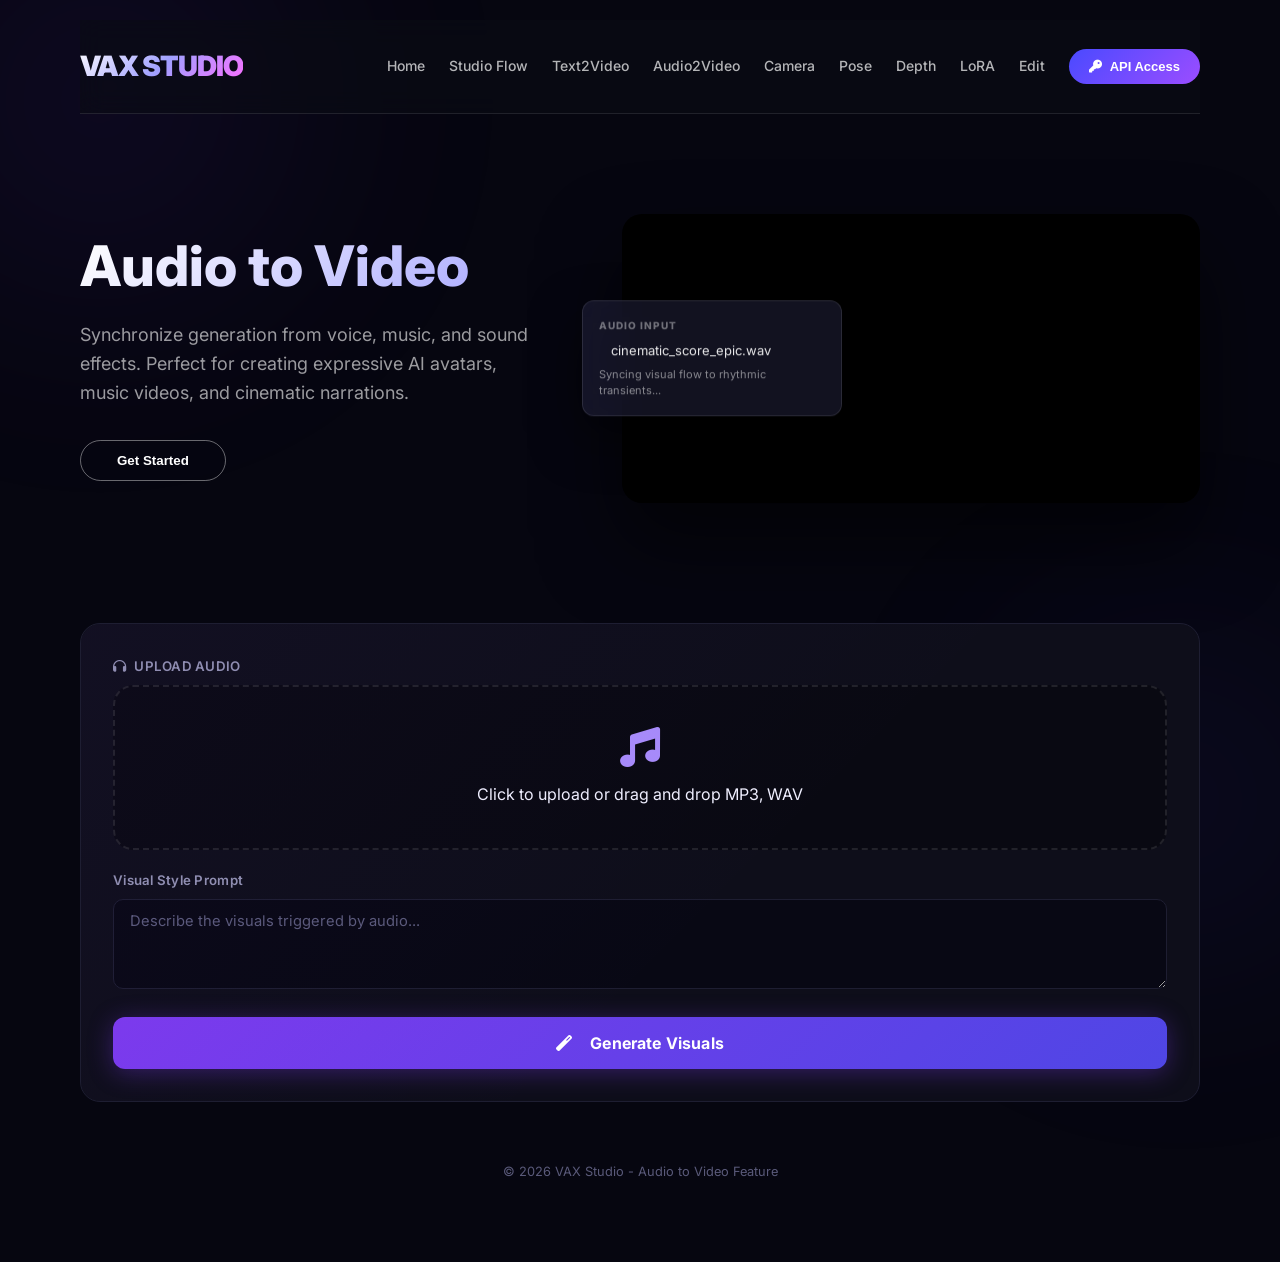
<file: frontend/audio2video.html>
<!DOCTYPE html>
<html lang="en">
<head>
    <meta charset="UTF-8">
    <meta name="viewport" content="width=device-width, initial-scale=1.0">
    <title>Audio to Video - VAX Studio</title>
    <link rel="preconnect" href="https://fonts.googleapis.com">
    <link rel="preconnect" href="https://fonts.gstatic.com" crossorigin>
    <link href="https://fonts.googleapis.com/css2?family=Inter:opsz,wght@14..32,300;14..32,400;14..32,500;14..32,600;14..32,700;14..32,800&display=swap" rel="stylesheet">
    <link rel="stylesheet" href="https://cdnjs.cloudflare.com/ajax/libs/font-awesome/6.0.0-beta3/css/all.min.css">
    <link rel="stylesheet" href="style.css">
</head>
<body>
    <div class="bg-glow bg-glow-1"></div>
    <div class="bg-glow bg-glow-2"></div>
    
    <div class="container">
        <nav class="navbar">
            <a href="index.html" class="logo">VAX STUDIO</a>
            <div class="nav-links">
                <a href="index.html">Home</a>
                <a href="studio.html">Studio Flow</a>
                <a href="text2video.html">Text2Video</a>
                <a href="audio2video.html">Audio2Video</a>
                <a href="camera.html">Camera</a>
                <a href="pose.html">Pose</a>
                <a href="depth.html">Depth</a>
                <a href="lora.html">LoRA</a>
                <a href="edit.html">Edit</a>
                <button class="btn-api" onclick="alert('🚀 API Access: Ready for integration!')">
                    <i class="fas fa-key"></i> API Access
                </button>
            </div>
        </nav>

        <main>
            <!-- Feature Hero Section -->
            <section class="feature-hero">
                <div class="hero-text">
                    <h1>Audio to Video</h1>
                    <p>Synchronize generation from voice, music, and sound effects. Perfect for creating expressive AI avatars, music videos, and cinematic narrations.</p>
                    <button class="btn-explore">Get Started</button>
                </div>
                <div class="hero-visual">
                    <div class="hero-video-wrapper">
                        <video autoplay loop muted playsinline>
                            <source src="https://videos.ltx.io/LTX-2/SEO-pages/master-page/00-ltx-models-hero-DK.webm" type="video/webm">
                        </video>
                    </div>
                    <div class="floating-prompt-card">
                        <span class="prompt-badge">AUDIO INPUT</span>
                        <div class="prompt-content">
                            <i class="fas fa-waveform-lines" style="color: #A0A0FF; margin-right: 8px;"></i> cinematic_score_epic.wav
                            <p style="margin-top: 5px; font-size: 11px; color: rgba(255,255,255,0.5);">Syncing visual flow to rhythmic transients...</p>
                        </div>
                    </div>
                </div>
            </section>

            <section class="card">
                <div class="form-group">
                    <label class="form-label"><i class="fas fa-headphones"></i> UPLOAD AUDIO</label>
                    <div style="background: rgba(0,0,0,0.3); border: 2px dashed rgba(255,255,255,0.1); border-radius: 20px; padding: 40px; text-align: center; cursor: pointer;">
                        <i class="fas fa-music" style="font-size: 40px; color: var(--purple-400); margin-bottom: 15px;"></i>
                        <p>Click to upload or drag and drop MP3, WAV</p>
                    </div>
                </div>

                <div class="form-group">
                    <label class="form-label">Visual Style Prompt</label>
                    <textarea class="form-textarea" placeholder="Describe the visuals triggered by audio..."></textarea>
                </div>

                <button class="btn-generate">
                    <i class="fas fa-magic" style="margin-right: 8px;"></i> Generate Visuals
                </button>
            </section>
        </main>

        <footer class="footer">
            <p>© 2026 VAX Studio - Audio to Video Feature</p>
        </footer>
    </div>
</body>
</html>
</file>
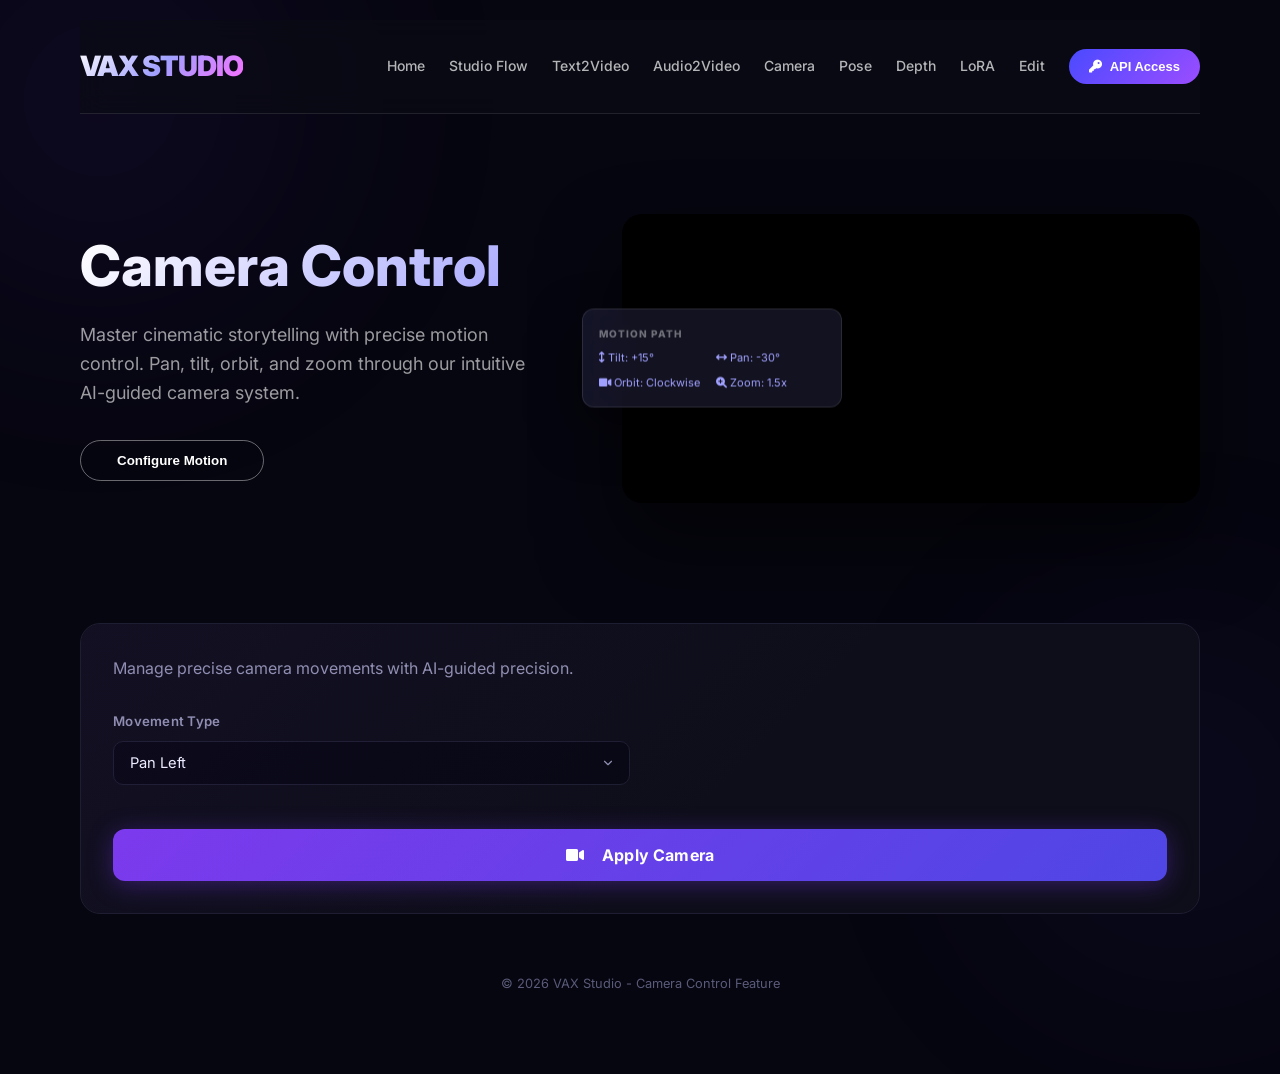
<file: frontend/camera.html>
<!DOCTYPE html>
<html lang="en">
<head>
    <meta charset="UTF-8">
    <meta name="viewport" content="width=device-width, initial-scale=1.0">
    <title>Camera Control - VAX Studio</title>
    <link rel="preconnect" href="https://fonts.googleapis.com">
    <link rel="preconnect" href="https://fonts.gstatic.com" crossorigin>
    <link href="https://fonts.googleapis.com/css2?family=Inter:opsz,wght@14..32,300;14..32,400;14..32,500;14..32,600;14..32,700;14..32,800&display=swap" rel="stylesheet">
    <link rel="stylesheet" href="https://cdnjs.cloudflare.com/ajax/libs/font-awesome/6.0.0-beta3/css/all.min.css">
    <link rel="stylesheet" href="style.css">
</head>
<body>
    <div class="bg-glow bg-glow-1"></div>
    <div class="bg-glow bg-glow-2"></div>
    
    <div class="container">
        <nav class="navbar">
            <a href="index.html" class="logo">VAX STUDIO</a>
            <div class="nav-links">
                <a href="index.html">Home</a>
                <a href="studio.html">Studio Flow</a>
                <a href="text2video.html">Text2Video</a>
                <a href="audio2video.html">Audio2Video</a>
                <a href="camera.html">Camera</a>
                <a href="pose.html">Pose</a>
                <a href="depth.html">Depth</a>
                <a href="lora.html">LoRA</a>
                <a href="edit.html">Edit</a>
                <button class="btn-api" onclick="alert('🚀 API Access: Ready for integration!')">
                    <i class="fas fa-key"></i> API Access
                </button>
            </div>
        </nav>

        <main>
            <!-- Feature Hero Section -->
            <section class="feature-hero">
                <div class="hero-text">
                    <h1>Camera Control</h1>
                    <p>Master cinematic storytelling with precise motion control. Pan, tilt, orbit, and zoom through our intuitive AI-guided camera system.</p>
                    <button class="btn-explore">Configure Motion</button>
                </div>
                <div class="hero-visual">
                    <div class="hero-video-wrapper">
                        <video autoplay loop muted playsinline>
                            <source src="https://videos.ltx.io/LTX-2/LTX-2-3-release/model-page/ltx2-3-hero-fin-opt1.mp4" type="video/webm">
                        </video>
                    </div>
                    <div class="floating-prompt-card">
                        <span class="prompt-badge">MOTION PATH</span>
                        <div class="prompt-content" style="display: grid; grid-template-columns: 1fr 1fr; gap: 8px;">
                            <div style="font-size: 11px; color: #A0A0FF;"><i class="fas fa-arrows-up-down"></i> Tilt: +15°</div>
                            <div style="font-size: 11px; color: #A0A0FF;"><i class="fas fa-arrows-left-right"></i> Pan: -30°</div>
                            <div style="font-size: 11px; color: #A0A0FF;"><i class="fas fa-video"></i> Orbit: Clockwise</div>
                            <div style="font-size: 11px; color: #A0A0FF;"><i class="fas fa-magnifying-glass-plus"></i> Zoom: 1.5x</div>
                        </div>
                    </div>
                </div>
            </section>

            <section class="card">
                <p style="color: var(--text-secondary); margin-bottom: 30px;">Manage precise camera movements with AI-guided precision.</p>
                
                <div class="settings-grid">
                    <div class="form-group">
                        <label class="form-label">Movement Type</label>
                        <select class="form-select">
                            <option>Pan Left</option>
                            <option>Pan Right</option>
                            <option>Zoom In</option>
                            <option>Zoom Out</option>
                            <option>Dolly Zoom</option>
                        </select>
                    </div>
                </div>

                <button class="btn-generate">
                    <i class="fas fa-video" style="margin-right: 8px;"></i> Apply Camera
                </button>
            </section>
        </main>

        <footer class="footer">
            <p>© 2026 VAX Studio - Camera Control Feature</p>
        </footer>
    </div>
</body>
</html>
</file>
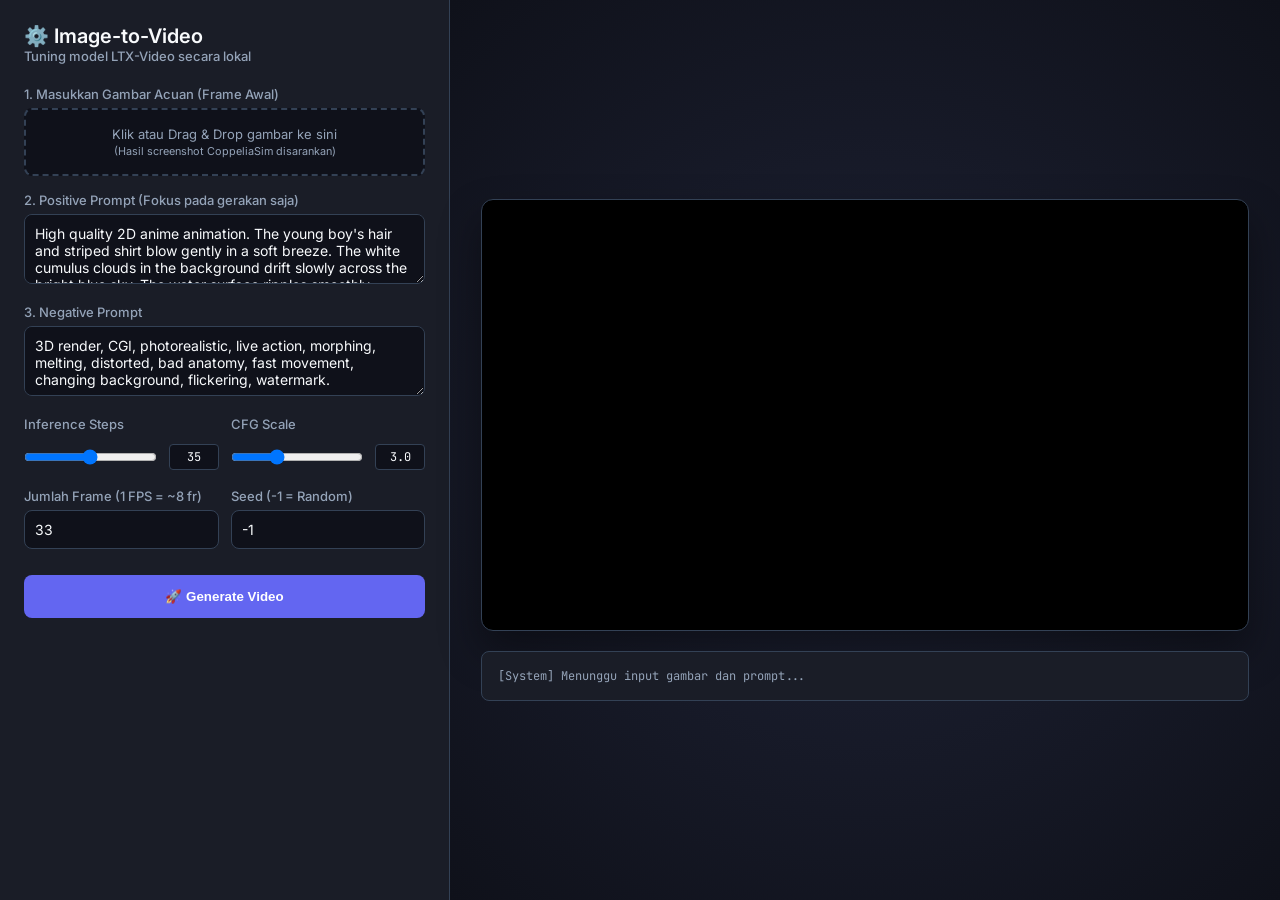
<file: frontend/Danan_UI.html>
<!DOCTYPE html>
<html lang="en">
<head>
    <meta charset="UTF-8">
    <meta name="viewport" content="width=device-width, initial-scale=1.0">
    <title>LTX Image-to-Video | Local Dashboard</title>
    <link href="https://fonts.googleapis.com/css2?family=Inter:wght@400;500;600&family=JetBrains+Mono&display=swap" rel="stylesheet">
    <style>
        :root { --bg-dark: #0f111a; --bg-panel: #1a1d27; --accent: #6366f1; --accent-hover: #4f46e5; --text-main: #f8fafc; --text-muted: #94a3b8; --border: #334155; }
        * { margin: 0; padding: 0; box-sizing: border-box; }
        body { font-family: 'Inter', sans-serif; background-color: var(--bg-dark); color: var(--text-main); display: flex; height: 100vh; overflow: hidden; }
        .sidebar { width: 450px; background-color: var(--bg-panel); border-right: 1px solid var(--border); padding: 24px; overflow-y: auto; display: flex; flex-direction: column; gap: 16px; }
        .main-content { flex: 1; padding: 24px; display: flex; flex-direction: column; align-items: center; justify-content: center; background: radial-gradient(circle at center, #1e2235 0%, var(--bg-dark) 100%); }
        h1 { font-size: 20px; font-weight: 600; margin-bottom: 4px; }
        label { font-size: 13px; font-weight: 500; color: var(--text-muted); display: block; margin-bottom: 6px; }
        textarea, input[type="number"], input[type="range"] { width: 100%; background-color: var(--bg-dark); border: 1px solid var(--border); color: var(--text-main); border-radius: 8px; padding: 10px; font-family: 'Inter', sans-serif; font-size: 14px; }
        textarea { resize: vertical; min-height: 70px; }
        .param-grid { display: grid; grid-template-columns: 1fr 1fr; gap: 12px; }
        .slider-container { display: flex; align-items: center; gap: 12px; }
        .slider-val { font-family: 'JetBrains Mono', monospace; font-size: 12px; background: var(--bg-dark); padding: 4px 8px; border-radius: 4px; border: 1px solid var(--border); min-width: 50px; text-align: center; }
        button { background-color: var(--accent); color: white; border: none; padding: 14px; border-radius: 8px; font-weight: 600; cursor: pointer; transition: background 0.2s; margin-top: 10px; }
        button:hover { background-color: var(--accent-hover); }
        button:disabled { background-color: var(--border); cursor: not-allowed; }
        .video-container { width: 100%; max-width: 768px; aspect-ratio: 16/9; background-color: #000; border-radius: 12px; border: 1px solid var(--border); overflow: hidden; display: flex; align-items: center; justify-content: center; box-shadow: 0 20px 40px rgba(0,0,0,0.4); }
        video { width: 100%; height: 100%; object-fit: cover; }
        .status-box { margin-top: 20px; padding: 16px; background: var(--bg-panel); border: 1px solid var(--border); border-radius: 8px; width: 100%; max-width: 768px; font-family: 'JetBrains Mono', monospace; font-size: 12px; color: var(--text-muted); }
        .loader { border: 3px solid var(--border); border-top: 3px solid var(--accent); border-radius: 50%; width: 24px; height: 24px; animation: spin 1s linear infinite; display: none; }
        @keyframes spin { 0% { transform: rotate(0deg); } 100% { transform: rotate(360deg); } }
        
        /* Gaya baru untuk area upload */
        .upload-area { border: 2px dashed var(--border); border-radius: 8px; padding: 16px; text-align: center; cursor: pointer; transition: border-color 0.2s; background: var(--bg-dark); position: relative; overflow: hidden; }
        .upload-area:hover { border-color: var(--accent); }
        .upload-area input[type="file"] { position: absolute; top: 0; left: 0; width: 100%; height: 100%; opacity: 0; cursor: pointer; }
        #imagePreview { max-width: 100%; max-height: 120px; border-radius: 4px; display: none; margin: 0 auto; object-fit: cover; }
        .upload-text { font-size: 13px; color: var(--text-muted); pointer-events: none; }
    </style>
</head>
<body>
    <div class="sidebar">
        <div>
            <h1>⚙️ Image-to-Video</h1>
            <label style="margin-top: -4px;">Tuning model LTX-Video secara lokal</label>
        </div>

        <div>
            <label>1. Masukkan Gambar Acuan (Frame Awal)</label>
            <div class="upload-area" id="uploadArea">
                <input type="file" id="imageInput" accept="image/*" onchange="previewImage(event)">
                <img id="imagePreview" alt="Preview">
                <div class="upload-text" id="uploadText">Klik atau Drag & Drop gambar ke sini<br><small>(Hasil screenshot CoppeliaSim disarankan)</small></div>
            </div>
        </div>

        <div>
            <label>2. Positive Prompt (Fokus pada gerakan saja)</label>
            <textarea id="prompt" class="code-font">High quality 2D anime animation. The young boy's hair and striped shirt blow gently in a soft breeze. The white cumulus clouds in the background drift slowly across the bright blue sky. The water surface ripples smoothly. Subtle, calm, and natural movements.</textarea>
        </div>

        <div>
            <label>3. Negative Prompt</label>
            <textarea id="negative_prompt" class="code-font">3D render, CGI, photorealistic, live action, morphing, melting, distorted, bad anatomy, fast movement, changing background, flickering, watermark.</textarea>
        </div>

        <div class="param-grid">
            <div>
                <label>Inference Steps</label>
                <div class="slider-container">
                    <input type="range" id="steps" min="20" max="50" value="35" oninput="updateVal('steps_val', this.value)">
                    <span id="steps_val" class="slider-val">35</span>
                </div>
            </div>
            <div>
                <label>CFG Scale</label>
                <div class="slider-container">
                    <input type="range" id="cfg" min="1.0" max="8.0" step="0.5" value="3.0" oninput="updateVal('cfg_val', this.value)">
                    <span id="cfg_val" class="slider-val">3.0</span>
                </div>
            </div>
            <div>
                <label>Jumlah Frame (1 FPS = ~8 fr)</label>
                <input type="number" id="frames" value="33" min="8" max="60">
            </div>
            <div>
                <label>Seed (-1 = Random)</label>
                <input type="number" id="seed" value="-1">
            </div>
        </div>

        <button id="generateBtn" onclick="generateVideo()">🚀 Generate Video</button>
    </div>

    <div class="main-content">
        <div class="video-container" id="videoWrapper">
            <div id="loader" class="loader"></div>
            <video id="resultVideo" controls autoplay loop style="display: none;"></video>
        </div>
        <div class="status-box" id="statusLog">
            [System] Menunggu input gambar dan prompt...
        </div>
    </div>

    <script>
        function updateVal(id, val) { document.getElementById(id).innerText = val; }
        function logStatus(msg) { document.getElementById('statusLog').innerHTML = `[${new Date().toLocaleTimeString()}] ${msg}`; }

        function previewImage(event) {
            const input = event.target;
            if (input.files && input.files[0]) {
                const reader = new FileReader();
                reader.onload = function(e) {
                    const preview = document.getElementById('imagePreview');
                    preview.src = e.target.result;
                    preview.style.display = 'block';
                    document.getElementById('uploadText').style.display = 'none';
                }
                reader.readAsDataURL(input.files[0]);
            }
        }

        async function generateVideo() {
            const imageFile = document.getElementById('imageInput').files[0];
            if (!imageFile) {
                alert("Harap masukkan gambar acuan terlebih dahulu!");
                return;
            }

            const btn = document.getElementById('generateBtn');
            const loader = document.getElementById('loader');
            const video = document.getElementById('resultVideo');
            
            btn.disabled = true;
            btn.innerText = "⏳ Memproses...";
            video.style.display = "none";
            loader.style.display = "block";
            logStatus("Mengirim gambar dan job ke antrian server...");

            // Menggunakan FormData karena kita mengirim File Gambar + Teks
            const formData = new FormData();
            formData.append("image", imageFile);
            formData.append("prompt", document.getElementById('prompt').value);
            formData.append("negative_prompt", document.getElementById('negative_prompt').value);
            formData.append("num_inference_steps", document.getElementById('steps').value);
            formData.append("guidance_scale", document.getElementById('cfg').value);
            formData.append("num_frames", document.getElementById('frames').value);
            formData.append("seed", document.getElementById('seed').value);
            formData.append("width", "512");
            formData.append("height", "320");

            try {
                const res = await fetch('http://localhost:8000/generate', {
                    method: 'POST',
                    body: formData // Header otomatis diatur oleh browser untuk FormData
                });
                
                const data = await res.json();
                if (!res.ok) throw new Error(data.detail || "Gagal mengirim request");

                const jobId = data.job_id;
                logStatus(`Job diterima (ID: ${jobId}). Sedang merender dari gambar referensi...`);

                const checkStatus = setInterval(async () => {
                    const statusRes = await fetch(`http://localhost:8000/status/${jobId}`);
                    const statusData = await statusRes.json();

                    if (statusData.status === "done") {
                        clearInterval(checkStatus);
                        video.src = "http://localhost:8000" + statusData.video_url;
                        video.style.display = "block";
                        loader.style.display = "none";
                        btn.disabled = false;
                        btn.innerText = "🚀 Generate Video";
                        logStatus(`✅ Render selesai dalam ${statusData.duration_seconds} detik. Seed: ${statusData.seed}`);
                    } else if (statusData.status === "failed") {
                        clearInterval(checkStatus);
                        throw new Error(statusData.error);
                    }
                }, 3000);

            } catch (err) {
                loader.style.display = "none";
                btn.disabled = false;
                btn.innerText = "🚀 Generate Video";
                logStatus(`❌ Error: ${err.message}`);
            }
        }
    </script>
</body>
</html>
</file>
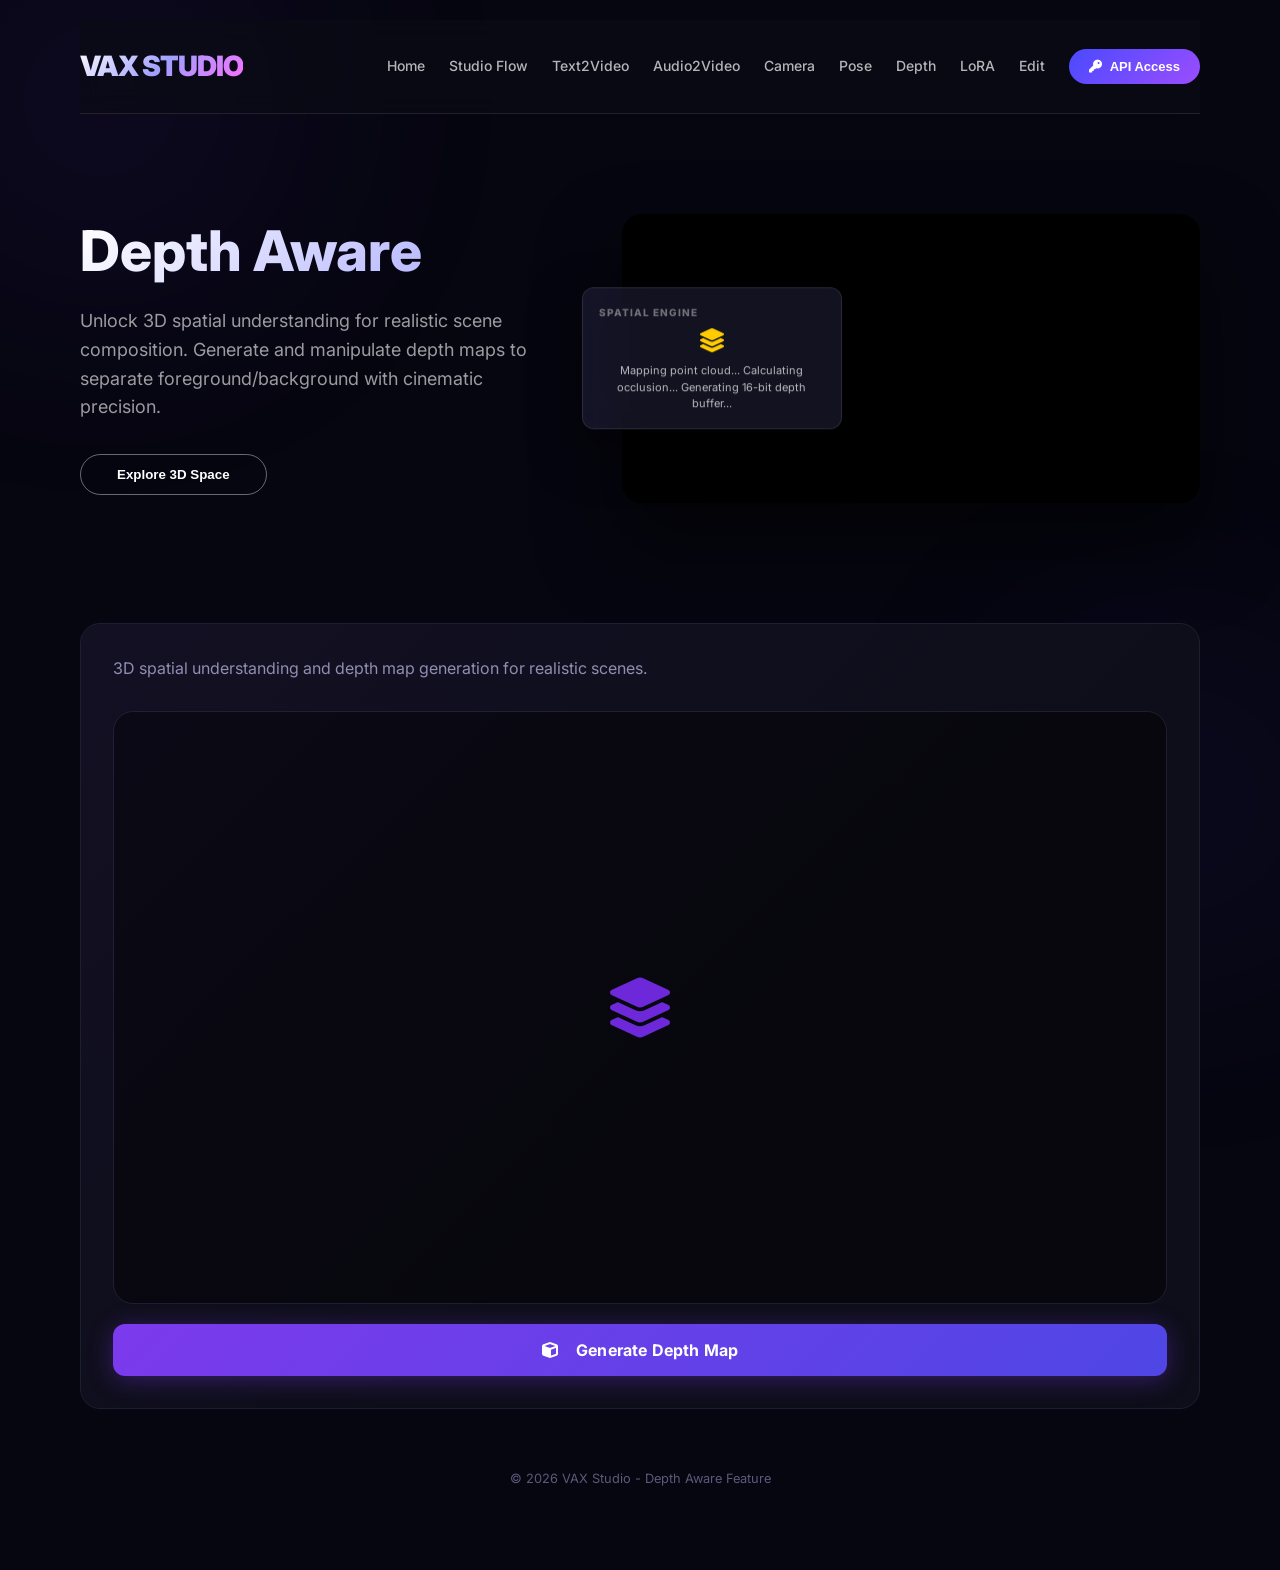
<file: frontend/depth.html>
<!DOCTYPE html>
<html lang="en">

<head>
    <meta charset="UTF-8">
    <meta name="viewport" content="width=device-width, initial-scale=1.0">
    <title>Depth Aware - VAX Studio</title>
    <link rel="preconnect" href="https://fonts.googleapis.com">
    <link rel="preconnect" href="https://fonts.gstatic.com" crossorigin>
    <link
        href="https://fonts.googleapis.com/css2?family=Inter:opsz,wght@14..32,300;14..32,400;14..32,500;14..32,600;14..32,700;14..32,800&display=swap"
        rel="stylesheet">
    <link rel="stylesheet" href="https://cdnjs.cloudflare.com/ajax/libs/font-awesome/6.0.0-beta3/css/all.min.css">
    <link rel="stylesheet" href="style.css">
</head>

<body>
    <div class="bg-glow bg-glow-1"></div>
    <div class="bg-glow bg-glow-2"></div>

    <div class="container">
        <nav class="navbar">
            <a href="index.html" class="logo">VAX STUDIO</a>
            <div class="nav-links">
                <a href="index.html">Home</a>
                <a href="studio.html">Studio Flow</a>
                <a href="text2video.html">Text2Video</a>
                <a href="audio2video.html">Audio2Video</a>
                <a href="camera.html">Camera</a>
                <a href="pose.html">Pose</a>
                <a href="depth.html">Depth</a>
                <a href="lora.html">LoRA</a>
                <a href="edit.html">Edit</a>
                <button class="btn-api" onclick="alert('🚀 API Access: Ready for integration!')">
                    <i class="fas fa-key"></i> API Access
                </button>
            </div>
        </nav>

        <main>
            <!-- Feature Hero Section -->
            <section class="feature-hero">
                <div class="hero-text">
                    <h1>Depth Aware</h1>
                    <p>Unlock 3D spatial understanding for realistic scene composition. Generate and manipulate depth
                        maps to separate foreground/background with cinematic precision.</p>
                    <button class="btn-explore">Explore 3D Space</button>
                </div>
                <div class="hero-visual">
                    <div class="hero-video-wrapper">
                        <video autoplay loop muted playsinline>
                            <source src="depth aware.mp4" type="video/mp4">
                        </video>
                    </div>
                    <div class="floating-prompt-card">
                        <span class="prompt-badge">SPATIAL ENGINE</span>
                        <div class="prompt-content" style="text-align: center;">
                            <i class="fas fa-layer-group"
                                style="font-size: 24px; color: #FFCC00; margin-bottom: 10px;"></i>
                            <p style="font-size: 11px; color: rgba(255,255,255,0.7);">Mapping point cloud... Calculating
                                occlusion... Generating 16-bit depth buffer...</p>
                        </div>
                    </div>
                </div>
            </section>

            <section class="card">
                <p style="color: var(--text-secondary); margin-bottom: 30px;">3D spatial understanding and depth map
                    generation for realistic scenes.</p>

                <div
                    style="background: rgba(0,0,0,0.5); border-radius: 20px; aspect-ratio: 16/9; display: flex; align-items: center; justify-content: center; border: 1px solid var(--border);">
                    <i class="fas fa-layer-group" style="font-size: 60px; color: var(--purple-700);"></i>
                </div>

                <button class="btn-generate" style="margin-top: 20px;">
                    <i class="fas fa-cube" style="margin-right: 8px;"></i> Generate Depth Map
                </button>
            </section>
        </main>

        <footer class="footer">
            <p>© 2026 VAX Studio - Depth Aware Feature</p>
        </footer>
    </div>
</body>

</html>
</file>
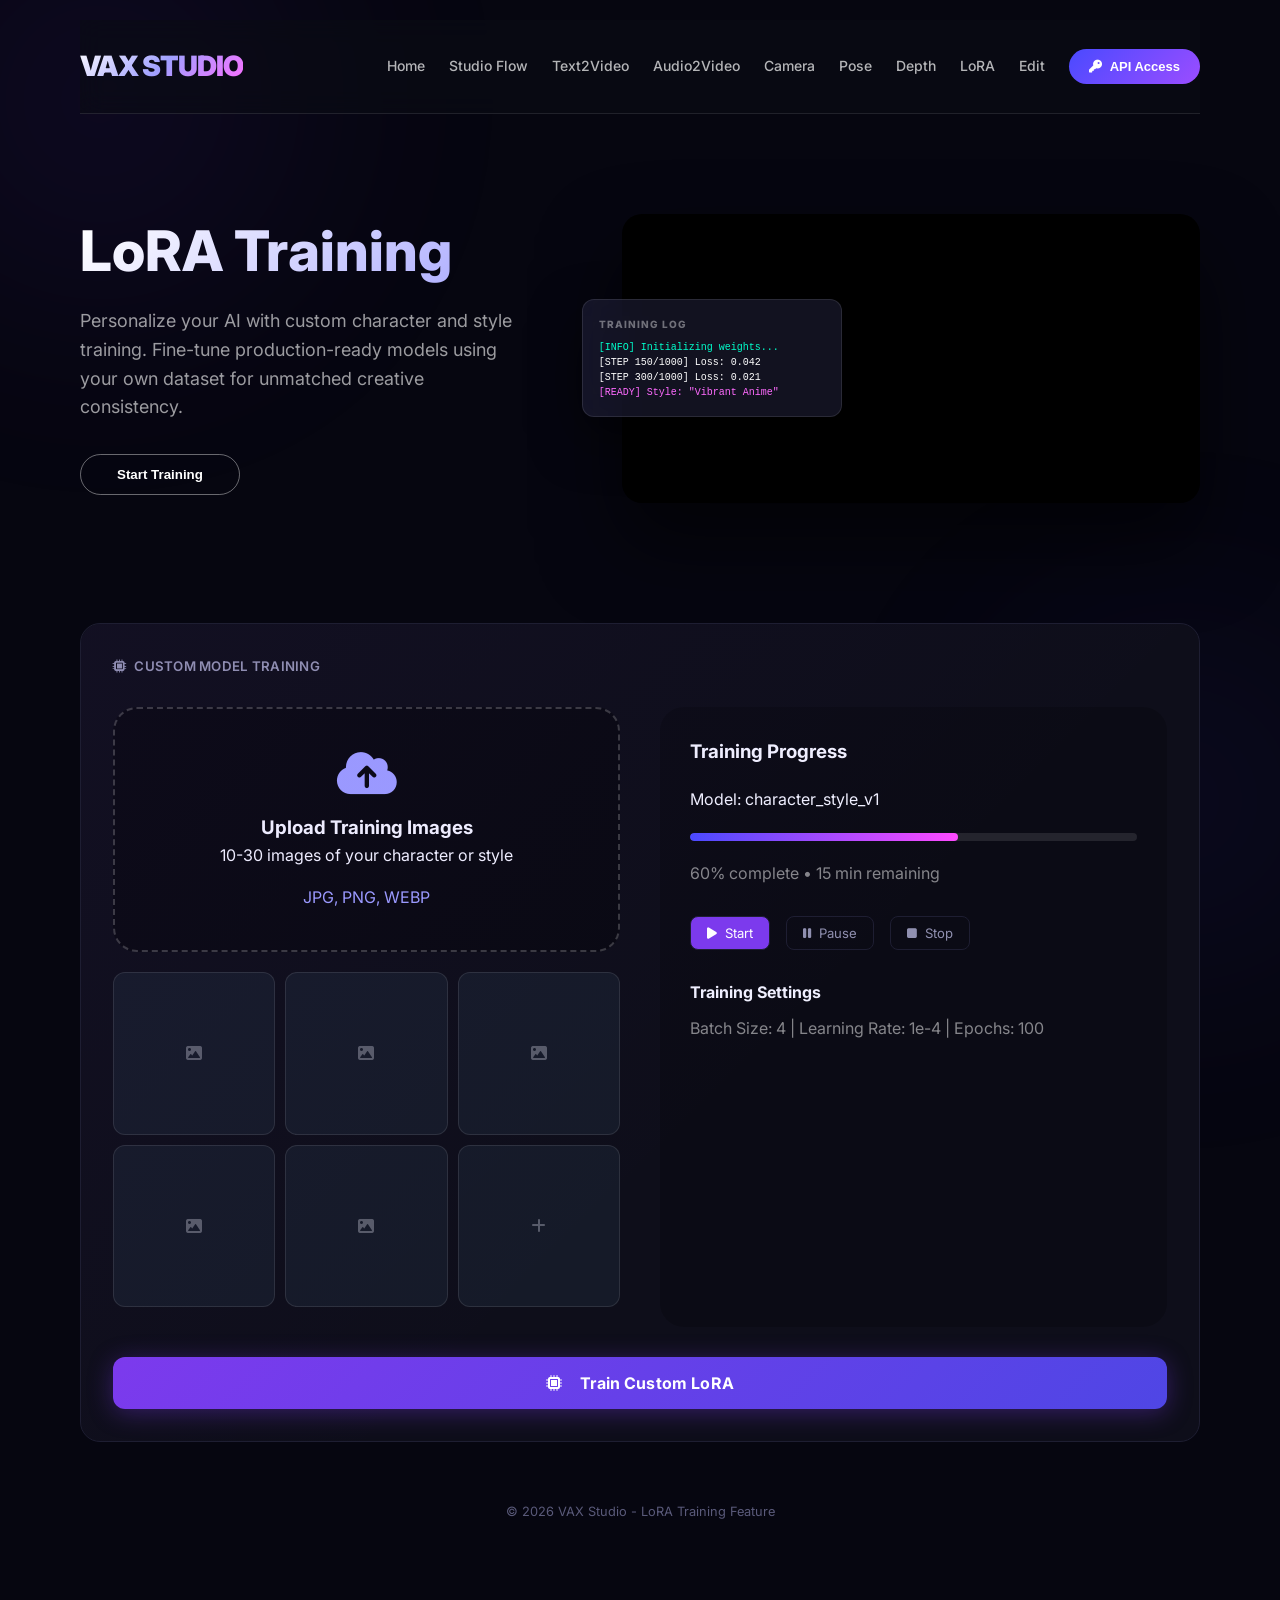
<file: frontend/lora.html>
<!DOCTYPE html>
<html lang="en">
<head>
    <meta charset="UTF-8">
    <meta name="viewport" content="width=device-width, initial-scale=1.0">
    <title>LoRA Training - VAX Studio</title>
    <link rel="preconnect" href="https://fonts.googleapis.com">
    <link rel="preconnect" href="https://fonts.gstatic.com" crossorigin>
    <link href="https://fonts.googleapis.com/css2?family=Inter:opsz,wght@14..32,300;14..32,400;14..32,500;14..32,600;14..32,700;14..32,800&display=swap" rel="stylesheet">
    <link rel="stylesheet" href="https://cdnjs.cloudflare.com/ajax/libs/font-awesome/6.0.0-beta3/css/all.min.css">
    <link rel="stylesheet" href="style.css">
    <style>
        .lora-grid {
            display: grid;
            grid-template-columns: 1fr 1fr;
            gap: 40px;
            margin: 30px 0;
        }
        .upload-area {
            background: rgba(0,0,0,0.3);
            border: 2px dashed rgba(255,255,255,0.2);
            border-radius: 24px;
            padding: 40px;
            text-align: center;
            cursor: pointer;
            transition: all 0.3s;
        }
        .upload-area:hover {
            border-color: #4A4AFF;
            background: rgba(74,74,255,0.05);
        }
        .upload-area i {
            font-size: 48px;
            color: #9B9BFF;
            margin-bottom: 16px;
        }
        .training-panel {
            background: rgba(0,0,0,0.2);
            border-radius: 24px;
            padding: 30px;
        }
        .progress-bar-xx {
            width: 100%;
            height: 8px;
            background: rgba(255,255,255,0.1);
            border-radius: 4px;
            margin: 20px 0;
            overflow: hidden;
        }
        .progress-fill-xx {
            width: 60%;
            height: 100%;
            background: linear-gradient(90deg, #4A4AFF, #FF4AFF);
            border-radius: 4px;
            animation: pulse-xx 2s infinite;
        }
        @keyframes pulse-xx {
            0% { opacity: 0.8; }
            50% { opacity: 1; }
            100% { opacity: 0.8; }
        }
        .image-preview {
            display: grid;
            grid-template-columns: repeat(3, 1fr);
            gap: 10px;
            margin: 20px 0;
        }
        .preview-thumb {
            aspect-ratio: 1;
            background: #151A28;
            border-radius: 12px;
            display: flex;
            align-items: center;
            justify-content: center;
            border: 1px solid rgba(255,255,255,0.1);
        }
    </style>
</head>
<body>
    <div class="bg-glow bg-glow-1"></div>
    <div class="bg-glow bg-glow-2"></div>
    
    <div class="container">
        <nav class="navbar">
            <a href="index.html" class="logo">VAX STUDIO</a>
            <div class="nav-links">
                <a href="index.html">Home</a>
                <a href="studio.html">Studio Flow</a>
                <a href="text2video.html">Text2Video</a>
                <a href="audio2video.html">Audio2Video</a>
                <a href="camera.html">Camera</a>
                <a href="pose.html">Pose</a>
                <a href="depth.html">Depth</a>
                <a href="lora.html">LoRA</a>
                <a href="edit.html">Edit</a>
                <button class="btn-api" onclick="alert('🚀 API Access: Ready for integration!')">
                    <i class="fas fa-key"></i> API Access
                </button>
            </div>
        </nav>

        <main>
            <!-- Feature Hero Section -->
            <section class="feature-hero">
                <div class="hero-text">
                    <h1>LoRA Training</h1>
                    <p>Personalize your AI with custom character and style training. Fine-tune production-ready models using your own dataset for unmatched creative consistency.</p>
                    <button class="btn-explore">Start Training</button>
                </div>
                <div class="hero-visual">
                    <div class="hero-video-wrapper">
                        <video autoplay loop muted playsinline>
                            <source src="https://videos.ltx.studio/LTX2-homepage-vegas-campaign/MP4/fold-01-metro.mp4" type="video/mp4">
                        </video>
                    </div>
                    <div class="floating-prompt-card">
                        <span class="prompt-badge">TRAINING LOG</span>
                        <div class="prompt-content" style="font-family: monospace; font-size: 10px;">
                            <div style="color: #00FFCC;">[INFO] Initializing weights...</div>
                            <div style="color: #FFFFFF;">[STEP 150/1000] Loss: 0.042</div>
                            <div style="color: #FFFFFF;">[STEP 300/1000] Loss: 0.021</div>
                            <div style="color: #FF6BFF;">[READY] Style: "Vibrant Anime"</div>
                        </div>
                    </div>
                </div>
            </section>

            <section class="card">
                <label class="form-label">
                    <i class="fas fa-microchip"></i> CUSTOM MODEL TRAINING
                </label>
                
                <div class="lora-grid">
                    <div>
                        <div class="upload-area" id="uploadArea" onclick="simulateUpload()">
                            <i class="fas fa-cloud-upload-alt"></i>
                            <h3>Upload Training Images</h3>
                            <p>10-30 images of your character or style</p>
                            <p style="color: #9B9BFF; margin-top: 16px;">JPG, PNG, WEBP</p>
                        </div>
                        
                        <div class="image-preview">
                            <div class="preview-thumb"><i class="fas fa-image" style="opacity:0.3;"></i></div>
                            <div class="preview-thumb"><i class="fas fa-image" style="opacity:0.3;"></i></div>
                            <div class="preview-thumb"><i class="fas fa-image" style="opacity:0.3;"></i></div>
                            <div class="preview-thumb"><i class="fas fa-image" style="opacity:0.3;"></i></div>
                            <div class="preview-thumb"><i class="fas fa-image" style="opacity:0.3;"></i></div>
                            <div class="preview-thumb"><i class="fas fa-plus" style="opacity:0.3;"></i></div>
                        </div>
                    </div>

                    <div class="training-panel">
                        <h3 style="margin-bottom: 20px;">Training Progress</h3>
                        <p>Model: character_style_v1</p>
                        <div class="progress-bar-xx">
                            <div class="progress-fill-xx"></div>
                        </div>
                        <p style="color: rgba(255,255,255,0.5);">60% complete • 15 min remaining</p>
                        
                        <div style="display: flex; gap: 16px; margin-top: 30px;">
                            <button class="btn-refresh" style="background: var(--purple-600); color: white;"><i class="fas fa-play"></i> Start</button>
                            <button class="btn-refresh"><i class="fas fa-pause"></i> Pause</button>
                            <button class="btn-refresh"><i class="fas fa-stop"></i> Stop</button>
                        </div>

                        <div style="margin-top: 30px;">
                            <h4>Training Settings</h4>
                            <p style="color: rgba(255,255,255,0.5); margin-top: 10px;">Batch Size: 4 | Learning Rate: 1e-4 | Epochs: 100</p>
                        </div>
                    </div>
                </div>

                <button class="btn-generate" style="width: 100%;" onclick="startTraining()">
                    <i class="fas fa-microchip" style="margin-right: 8px;"></i> Train Custom LoRA
                </button>
            </section>
        </main>

        <footer class="footer">
            <p>© 2026 VAX Studio - LoRA Training Feature</p>
        </footer>
    </div>

    <script>
        function simulateUpload() {
            document.getElementById('uploadArea').innerHTML = `
                <i class="fas fa-check-circle" style="font-size: 48px; color: #4AFF4A;"></i>
                <h3>15 images uploaded!</h3>
                <p>character_reference.zip • 45 MB</p>
            `;
        }

        function startTraining() {
            alert('LoRA training started! This will take approximately 15 minutes. (Demo)');
        }
    </script>
</body>
</html>
</file>
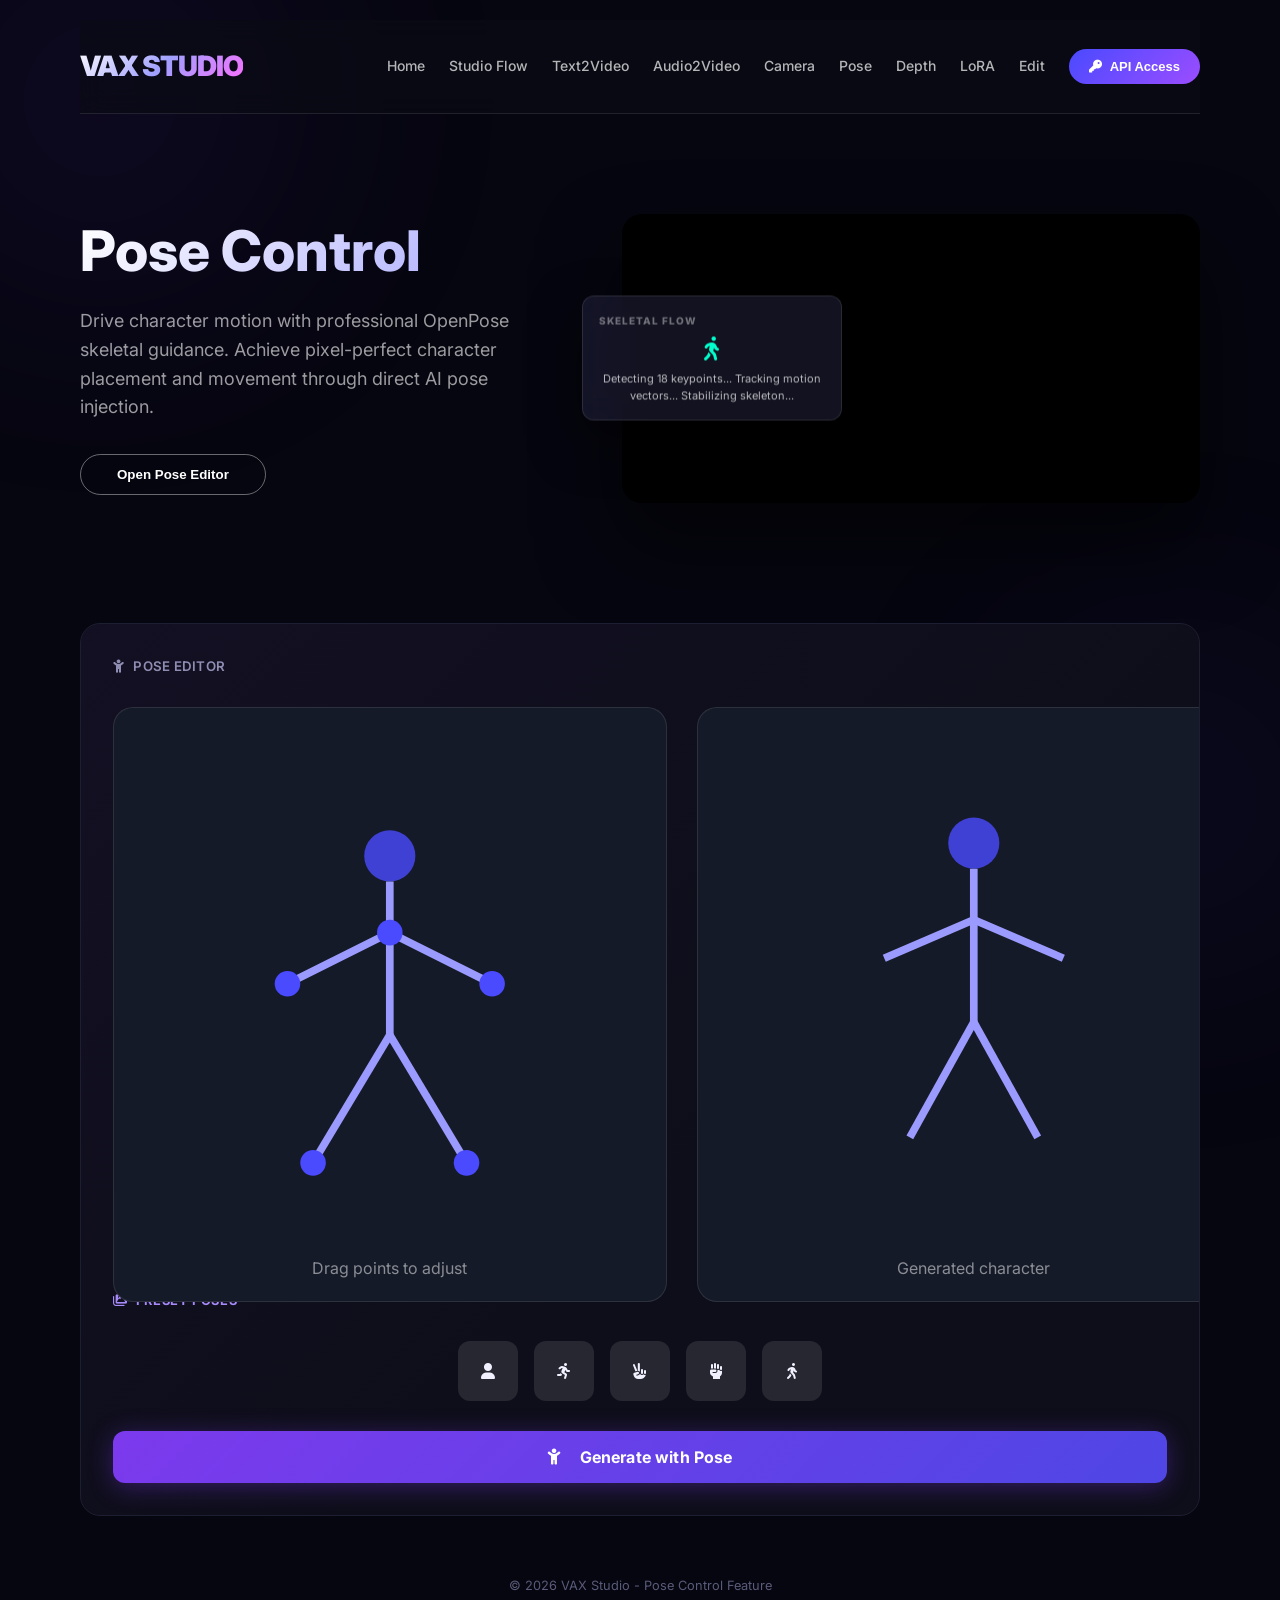
<file: frontend/pose.html>
<!DOCTYPE html>
<html lang="en">

<head>
    <meta charset="UTF-8">
    <meta name="viewport" content="width=device-width, initial-scale=1.0">
    <title>Pose Control - VAX Studio</title>
    <link rel="preconnect" href="https://fonts.googleapis.com">
    <link rel="preconnect" href="https://fonts.gstatic.com" crossorigin>
    <link
        href="https://fonts.googleapis.com/css2?family=Inter:opsz,wght@14..32,300;14..32,400;14..32,500;14..32,600;14..32,700;14..32,800&display=swap"
        rel="stylesheet">
    <link rel="stylesheet" href="https://cdnjs.cloudflare.com/ajax/libs/font-awesome/6.0.0-beta3/css/all.min.css">
    <link rel="stylesheet" href="style.css">
    <style>
        .pose-editor {
            display: grid;
            grid-template-columns: 1fr 1fr;
            gap: 30px;
            margin: 30px 0;
        }

        .pose-canvas {
            background: #151A28;
            border-radius: 20px;
            padding: 20px;
            aspect-ratio: 1;
            display: flex;
            flex-direction: column;
            align-items: center;
            justify-content: center;
            border: 1px solid rgba(255, 255, 255, 0.1);
            position: relative;
        }

        .pose-canvas svg {
            width: 100%;
            height: 100%;
        }

        .pose-point {
            fill: #4A4AFF;
            cursor: pointer;
            transition: r 0.2s;
        }

        .pose-point:hover {
            r: 8;
            fill: #FF4AFF;
        }

        .pose-gallery {
            display: flex;
            gap: 16px;
            margin: 30px 0;
            justify-content: center;
        }

        .pose-thumb {
            width: 60px;
            height: 60px;
            background: rgba(255, 255, 255, 0.1);
            border-radius: 12px;
            display: flex;
            align-items: center;
            justify-content: center;
            cursor: pointer;
            border: 1px solid transparent;
        }

        .pose-thumb:hover {
            border-color: #4A4AFF;
        }
    </style>
</head>

<body>
    <div class="bg-glow bg-glow-1"></div>
    <div class="bg-glow bg-glow-2"></div>

    <div class="container">
        <nav class="navbar">
            <a href="index.html" class="logo">VAX STUDIO</a>
            <div class="nav-links">
                <a href="index.html">Home</a>
                <a href="studio.html">Studio Flow</a>
                <a href="text2video.html">Text2Video</a>
                <a href="audio2video.html">Audio2Video</a>
                <a href="camera.html">Camera</a>
                <a href="pose.html">Pose</a>
                <a href="depth.html">Depth</a>
                <a href="lora.html">LoRA</a>
                <a href="edit.html">Edit</a>
                <button class="btn-api" onclick="alert('🚀 API Access: Ready for integration!')">
                    <i class="fas fa-key"></i> API Access
                </button>
            </div>
        </nav>

        <main>
            <!-- Feature Hero Section -->
            <section class="feature-hero">
                <div class="hero-text">
                    <h1>Pose Control</h1>
                    <p>Drive character motion with professional OpenPose skeletal guidance. Achieve pixel-perfect
                        character placement and movement through direct AI pose injection.</p>
                    <button class="btn-explore">Open Pose Editor</button>
                </div>
                <div class="hero-visual">
                    <div class="hero-video-wrapper">
                        <video autoplay loop muted playsinline>
                            <source src="https://videos.ltx.io/LTX-2/LTX-2-model-page/capabilities/pose-driven/ModelP-02-PoseDriven.mp4"
                                type="video/webm">
                        </video>
                    </div>
                    <div class="floating-prompt-card">
                        <span class="prompt-badge">SKELETAL FLOW</span>
                        <div class="prompt-content" style="text-align: center;">
                            <i class="fas fa-walking" style="font-size: 24px; color: #00FFCC; margin-bottom: 10px;"></i>
                            <p style="font-size: 11px; color: rgba(255,255,255,0.7);">Detecting 18 keypoints... Tracking
                                motion vectors... Stabilizing skeleton...</p>
                        </div>
                    </div>
                </div>
            </section>

            <section class="card">
                <label class="form-label">
                    <i class="fas fa-child"></i> POSE EDITOR
                </label>

                <div class="pose-editor">
                    <div class="pose-canvas">
                        <svg viewBox="0 0 200 200">
                            <!-- Simple stick figure -->
                            <circle cx="100" cy="50" r="10" fill="#4A4AFF" opacity="0.8" class="pose-point" />
                            <!-- Spine -->
                            <line x1="100" y1="60" x2="100" y2="120" stroke="#9B9BFF" stroke-width="3" />
                            <!-- Arms -->
                            <line x1="100" y1="80" x2="60" y2="100" stroke="#9B9BFF" stroke-width="3" />
                            <line x1="100" y1="80" x2="140" y2="100" stroke="#9B9BFF" stroke-width="3" />
                            <!-- Legs -->
                            <line x1="100" y1="120" x2="70" y2="170" stroke="#9B9BFF" stroke-width="3" />
                            <line x1="100" y1="120" x2="130" y2="170" stroke="#9B9BFF" stroke-width="3" />
                            <!-- Joint points -->
                            <circle cx="100" cy="80" r="5" fill="#FF4AFF" class="pose-point" />
                            <circle cx="60" cy="100" r="5" fill="#FF4AFF" class="pose-point" />
                            <circle cx="140" cy="100" r="5" fill="#FF4AFF" class="pose-point" />
                            <circle cx="70" cy="170" r="5" fill="#FF4AFF" class="pose-point" />
                            <circle cx="130" cy="170" r="5" fill="#FF4AFF" class="pose-point" />
                        </svg>
                        <p style="margin-top: 16px; color: rgba(255,255,255,0.5);">Drag points to adjust</p>
                    </div>
                    <div class="pose-canvas">
                        <svg viewBox="0 0 200 200">
                            <!-- Preview of generated pose -->
                            <circle cx="100" cy="45" r="10" fill="#4A4AFF" opacity="0.8" />
                            <line x1="100" y1="55" x2="100" y2="115" stroke="#9B9BFF" stroke-width="3" />
                            <line x1="100" y1="75" x2="65" y2="90" stroke="#9B9BFF" stroke-width="3" />
                            <line x1="100" y1="75" x2="135" y2="90" stroke="#9B9BFF" stroke-width="3" />
                            <line x1="100" y1="115" x2="75" y2="160" stroke="#9B9BFF" stroke-width="3" />
                            <line x1="100" y1="115" x2="125" y2="160" stroke="#9B9BFF" stroke-width="3" />
                        </svg>
                        <p style="margin-top: 16px; color: rgba(255,255,255,0.5);">Generated character</p>
                    </div>
                </div>

                <div class="input-label"><i class="fas fa-images"></i> PRESET POSES</div>
                <div class="pose-gallery">
                    <div class="pose-thumb"><i class="fas fa-user"></i></div>
                    <div class="pose-thumb"><i class="fas fa-running"></i></div>
                    <div class="pose-thumb"><i class="fas fa-hand-peace"></i></div>
                    <div class="pose-thumb"><i class="fas fa-hand-fist"></i></div>
                    <div class="pose-thumb"><i class="fas fa-walking"></i></div>
                </div>

                <button class="btn-generate" onclick="generateWithPose()">
                    <i class="fas fa-child" style="margin-right: 8px;"></i> Generate with Pose
                </button>
            </section>
        </main>

        <footer class="footer">
            <p>© 2026 VAX Studio - Pose Control Feature</p>
        </footer>
    </div>

    <script>
        function generateWithPose() {
            alert('Pose applied! Generating video with custom pose... (Demo)');
        }
    </script>
</body>

</html>
</file>
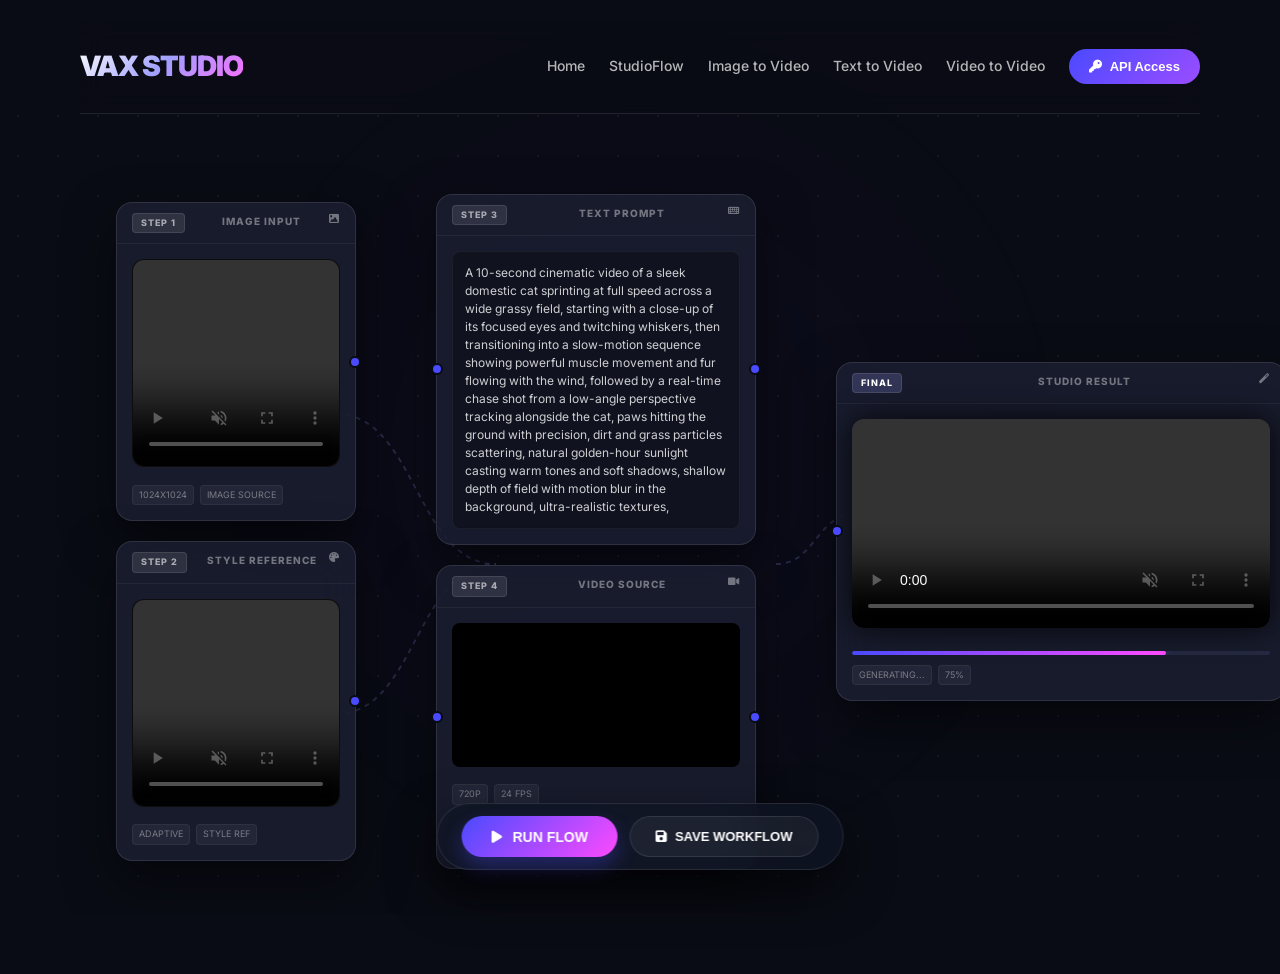
<file: frontend/studio.html>
<!DOCTYPE html>
<html lang="en">

<head>
    <meta charset="UTF-8">
    <meta name="viewport" content="width=device-width, initial-scale=1.0">
    <title>Studio Flow - VAX Studio</title>
    <link rel="preconnect" href="https://fonts.googleapis.com">
    <link rel="preconnect" href="https://fonts.gstatic.com" crossorigin>
    <link
        href="https://fonts.googleapis.com/css2?family=Inter:opsz,wght@14..32,300;14..32,400;14..32,500;14..32,600;14..32,700;14..32,800&display=swap"
        rel="stylesheet">
    <link rel="stylesheet" href="https://cdnjs.cloudflare.com/ajax/libs/font-awesome/6.0.0-beta3/css/all.min.css">
    <link rel="stylesheet" href="style.css">
    <style>
        body {
            overflow: hidden;
            /* Canvas style */
            background: #0A0C15;
        }

        .navbar {
            margin-bottom: 0 !important;
        }

        .studio-canvas {
            width: 100vw;
            height: calc(100vh - 100px);
            position: relative;
            background-image:
                radial-gradient(circle at 2px 2px, rgba(255, 255, 255, 0.05) 1px, transparent 0);
            background-size: 40px 40px;
            display: flex;
            align-items: flex-start; /* Start from top to allow vertical scroll */
            justify-content: flex-start;
            padding: 80px 100px; /* More top padding for nodes */
            overflow: auto; /* Enable both X and Y */
            scroll-behavior: smooth;
        }

        /* Custom Premium Scrollbar */
        .studio-canvas::-webkit-scrollbar {
            width: 6px;
            height: 6px;
        }
        .studio-canvas::-webkit-scrollbar-track {
            background: rgba(255, 255, 255, 0.02);
            border-radius: 10px;
        }
        .studio-canvas::-webkit-scrollbar-thumb {
            background: linear-gradient(135deg, #4A4AFF, #FF4AFF);
            border-radius: 10px;
        }

        .studio-canvas::-webkit-scrollbar-track {
            background: rgba(255, 255, 255, 0.02);
            border-radius: 10px;
        }

        .studio-canvas::-webkit-scrollbar-thumb {
            background: linear-gradient(90deg, #4A4AFF, #FF4AFF);
            border-radius: 10px;
        }

        .node-container {
            display: flex;
            align-items: center;
            gap: 80px;
            position: relative;
            z-index: 2;
            min-width: max-content;
            padding-right: 100px;
        }

        /* SVG Connections */
        .connections-svg {
            position: absolute;
            top: 0;
            left: 0;
            width: 100%;
            height: 100%;
            pointer-events: none;
            z-index: 1;
        }

        .connection-line {
            stroke: rgba(160, 160, 255, 0.2);
            stroke-width: 2;
            fill: none;
            stroke-dasharray: 5;
            animation: dash 20s linear infinite;
        }

        @keyframes dash {
            to {
                stroke-dashoffset: -1000;
            }
        }

        /* Node Cards */
        .node-card {
            background: rgba(30, 35, 55, 0.7);
            backdrop-filter: blur(20px);
            border: 1px solid rgba(255, 255, 255, 0.1);
            border-radius: 16px;
            width: 280px;
            box-shadow: 0 20px 50px rgba(0, 0, 0, 0.5);
            transition: all 0.3s;
            position: relative;
        }

        .node-card:hover {
            transform: translateY(-5px);
            border-color: rgba(160, 160, 255, 0.4);
            box-shadow: 0 30px 60px rgba(74, 74, 255, 0.2);
        }

        .node-header {
            padding: 10px 15px;
            border-bottom: 1px solid rgba(255, 255, 255, 0.05);
            font-size: 10px;
            font-weight: 800;
            text-transform: uppercase;
            letter-spacing: 1px;
            color: rgba(255, 255, 255, 0.4);
            display: flex;
            justify-content: space-between;
        }

        .node-content {
            padding: 15px;
        }

        .node-image {
            width: 100%;
            aspect-ratio: 1;
            border-radius: 12px;
            object-fit: cover;
            background: #000;
            border: 1px solid rgba(255, 255, 255, 0.05);
        }

        .node-video {
            width: 100%;
            border-radius: 8px;
            background: #000;
        }

        .node-prompt {
            background: rgba(0, 0, 0, 0.3);
            border-radius: 8px;
            padding: 12px;
            font-size: 12px;
            line-height: 1.5;
            color: rgba(255, 255, 255, 0.8);
            border: 1px solid rgba(255, 255, 255, 0.05);
        }

        .audio-pill {
            display: flex;
            align-items: center;
            gap: 10px;
            background: rgba(255, 255, 255, 0.05);
            border-radius: 30px;
            padding: 8px 15px;
            margin-top: 15px;
            font-size: 11px;
            color: rgba(255, 255, 255, 0.6);
        }

        .audio-pill i {
            color: #A0A0FF;
        }

        /* Result Node */
        .node-result {
            width: 450px;
        }

        .node-result video {
            width: 100%;
            border-radius: 12px;
            box-shadow: 0 0 30px rgba(0, 0, 0, 0.8);
        }

        /* Connectors */
        .connector {
            width: 12px;
            height: 12px;
            background: #4A4AFF;
            border: 2px solid #0A0C15;
            border-radius: 50%;
            position: absolute;
            transition: all 0.2s;
        }

        .connector-right {
            right: -6px;
            top: 50%;
            transform: translateY(-50%);
        }

        .connector-left {
            left: -6px;
            top: 50%;
            transform: translateY(-50%);
        }

        .node-card:hover .connector {
            transform: translateY(-50%) scale(1.5);
            box-shadow: 0 0 15px #4A4AFF;
        }

        /* Grouping Left Inputs */
        .input-group {
            display: flex;
            flex-direction: column;
            gap: 20px;
        }

        /* Controls Toolbar */
        .flow-controls {
            position: fixed;
            bottom: 30px;
            left: 50%;
            transform: translateX(-50%);
            display: flex;
            gap: 12px;
            background: rgba(15, 20, 35, 0.8);
            backdrop-filter: blur(20px);
            padding: 12px 24px;
            border-radius: 50px;
            border: 1px solid rgba(255, 255, 255, 0.1);
            box-shadow: 0 20px 50px rgba(0,0,0,0.6);
            z-index: 1000;
        }

        .btn-studio {
            background: linear-gradient(135deg, #4A4AFF, #FF4AFF);
            border: none;
            color: white;
            padding: 12px 30px;
            border-radius: 30px;
            font-weight: 700;
            font-size: 14px;
            box-shadow: 0 10px 20px rgba(74, 74, 255, 0.3);
            cursor: pointer;
            transition: all 0.3s;
            display: flex;
            align-items: center;
            gap: 10px;
        }

        .btn-studio:hover {
            transform: translateY(-2px);
            box-shadow: 0 15px 30px rgba(74, 74, 255, 0.5);
        }

        .btn-save-workflow {
            background: rgba(255, 255, 255, 0.05);
            border: 1px solid rgba(255, 255, 255, 0.1);
            color: white;
            padding: 12px 25px;
            border-radius: 30px;
            font-weight: 600;
            font-size: 13px;
            cursor: pointer;
            transition: all 0.3s;
            display: flex;
            align-items: center;
            gap: 8px;
        }

        .btn-save-workflow:hover {
            background: rgba(255, 255, 255, 0.1);
            border-color: rgba(255, 255, 255, 0.2);
        }
        /* Node Meta Tags */
        .node-meta {
            display: flex;
            gap: 6px;
            margin-top: 10px;
        }

        .meta-tag {
            background: rgba(255, 255, 255, 0.05);
            padding: 2px 6px;
            border-radius: 4px;
            font-size: 9px;
            color: rgba(255, 255, 255, 0.4);
            border: 1px solid rgba(255, 255, 255, 0.05);
            text-transform: uppercase;
        }

        .node-status-bar {
            height: 4px;
            background: rgba(160,160,255,0.1);
            border-radius: 2px;
            margin-top: 15px;
            position: relative;
            overflow: hidden;
        }

        .node-status-fill {
            position: absolute;
            left: 0;
            top: 0;
            height: 100%;
            width: 75%;
            background: linear-gradient(90deg, #4A4AFF, #FF4AFF);
            box-shadow: 0 0 10px rgba(74, 74, 255, 0.5);
            border-radius: 2px;
        }
    </style>
</head>

<body>
    <div class="container">
        <nav class="navbar">
            <a href="index.html" class="logo">VAX STUDIO</a>
            <div class="nav-links">
                <a href="index.html">Home</a>
                <a href="studio.html">StudioFlow</a>
                <a href="image2video.html">Image to Video</a>
                <a href="text2video.html">Text to Video</a>
                <a href="video2video.html">Video to Video</a>
                <button class="btn-api" onclick="alert('🚀 API Access: Ready for integration!')">
                    <i class="fas fa-key"></i> API Access
                </button>
            </div>
        </nav>
    </div>

    <div class="studio-canvas">
        <!-- SVG Connections Layer -->
        <svg class="connections-svg">
            <!-- Left to Text -->
            <path d="M 320 300 C 400 300, 400 450, 480 450" class="connection-line" />
            <path d="M 320 600 C 400 600, 400 450, 480 450" class="connection-line" />
            <!-- Text to Video Input -->
            <path d="M 760 450 C 800 450, 800 400, 840 400" class="connection-line" />
            <!-- Video Input to Result -->
            <path d="M 1120 400 C 1180 400, 1180 450, 1240 450" class="connection-line" />
        </svg>



        <div class="node-container">
            <!-- Left Group: Images -->
            <div class="input-group">
                <div class="node-card" style="width: 240px;">
                    <div class="node-header">
                        <span class="node-step">STEP 1</span>
                        <span>IMAGE INPUT</span>
                        <i class="fas fa-image"></i>
                    </div>
                    <div class="node-content">
                        <video autoplay loop muted controls class="node-image">
                            <source src="workflow_step1.mp4" type="video/mp4">
                        </video>
                        <div class="node-meta">
                            <span class="meta-tag">1024x1024</span>
                            <span class="meta-tag">IMAGE SOURCE</span>
                        </div>
                    </div>
                    <div class="connector connector-right"></div>
                </div>

                <div class="node-card" style="width: 240px;">
                    <div class="node-header">
                        <span class="node-step">STEP 2</span>
                        <span>STYLE REFERENCE</span>
                        <i class="fas fa-palette"></i>
                    </div>
                    <div class="node-content">
                        <video autoplay loop muted controls class="node-image">
                            <source src="workflow_step5.mp4" type="video/mp4">
                        </video>
                        <div class="node-meta">
                            <span class="meta-tag">ADAPTIVE</span>
                            <span class="meta-tag">STYLE REF</span>
                        </div>
                    </div>
                    <div class="connector connector-right"></div>
                </div>
            </div>

            <!-- Mid Group: Text & Video -->
            <div class="input-group">
                <div class="node-card" style="width: 320px;">
                    <div class="node-header">
                        <span class="node-step">STEP 3</span>
                        <span>TEXT PROMPT</span>
                        <i class="fas fa-keyboard"></i>
                    </div>
                    <div class="node-content">
                        <div class="node-prompt">
                            A 10-second cinematic video of a sleek domestic cat sprinting at full speed across a wide
                            grassy field, starting with a close-up of its focused eyes and twitching whiskers, then
                            transitioning into a slow-motion sequence showing powerful muscle movement and fur flowing
                            with the wind, followed by a real-time chase shot from a low-angle perspective tracking
                            alongside the cat, paws hitting the ground with precision, dirt and grass particles
                            scattering, natural golden-hour sunlight casting warm tones and soft shadows, shallow depth
                            of field with motion blur in the background, ultra-realistic textures,
                        </div>
                    </div>
                    <div class="connector connector-left"></div>
                    <div class="connector connector-right"></div>
                </div>

                <div class="node-card" style="width: 320px;">
                    <div class="node-header">
                        <span class="node-step">STEP 4</span>
                        <span>VIDEO SOURCE</span>
                        <i class="fas fa-video"></i>
                    </div>
                    <div class="node-content">
                    <video autoplay loop muted class="node-video">
                        <source src="workflow_step2.mp4" type="video/mp4">
                    </video>
                    <div class="node-meta">
                        <span class="meta-tag">720P</span>
                        <span class="meta-tag">24 FPS</span>
                    </div>
                    <div class="audio-pill">
                            <i class="fas fa-music"></i>
                            <span>snowfall-bells.mp3</span>
                        </div>
                    </div>
                    <div class="connector connector-left"></div>
                    <div class="connector connector-right"></div>
                </div>
            </div>

            <div class="node-card node-result">
                <div class="node-header">
                    <span class="node-step" style="background: rgba(160,160,255,0.2); color: #fff;">FINAL</span>
                    <span>STUDIO RESULT</span>
                    <i class="fas fa-magic"></i>
                </div>
                <div class="node-content">
                    <video autoplay loop muted controls>
                        <source src="workflow_step3.mp4" type="video/mp4">
                    </video>
                    <div class="node-status-bar">
                        <div class="node-status-fill"></div>
                    </div>
                    <div class="node-meta">
                        <span class="meta-tag">GENERATING...</span>
                        <span class="meta-tag">75%</span>
                    </div>
                </div>
                <div class="connector connector-left"></div>
            </div>
        </div>
    </div>

    <div class="flow-controls">
        <button class="btn-studio" onclick="alert('Studio Processing Started!')">
            <i class="fas fa-play"></i> RUN FLOW
        </button>
        <button class="btn-save-workflow">
            <i class="fas fa-save"></i> SAVE WORKFLOW
        </button>
    </div>

    <!-- Background Glow -->
    <div class="bg-glow bg-glow-1"
        style="width: 800px; height: 800px; top: 50%; left: 50%; transform: translate(-50%, -50%); opacity: 0.05;">
    </div>
</body>

</html>
</file>
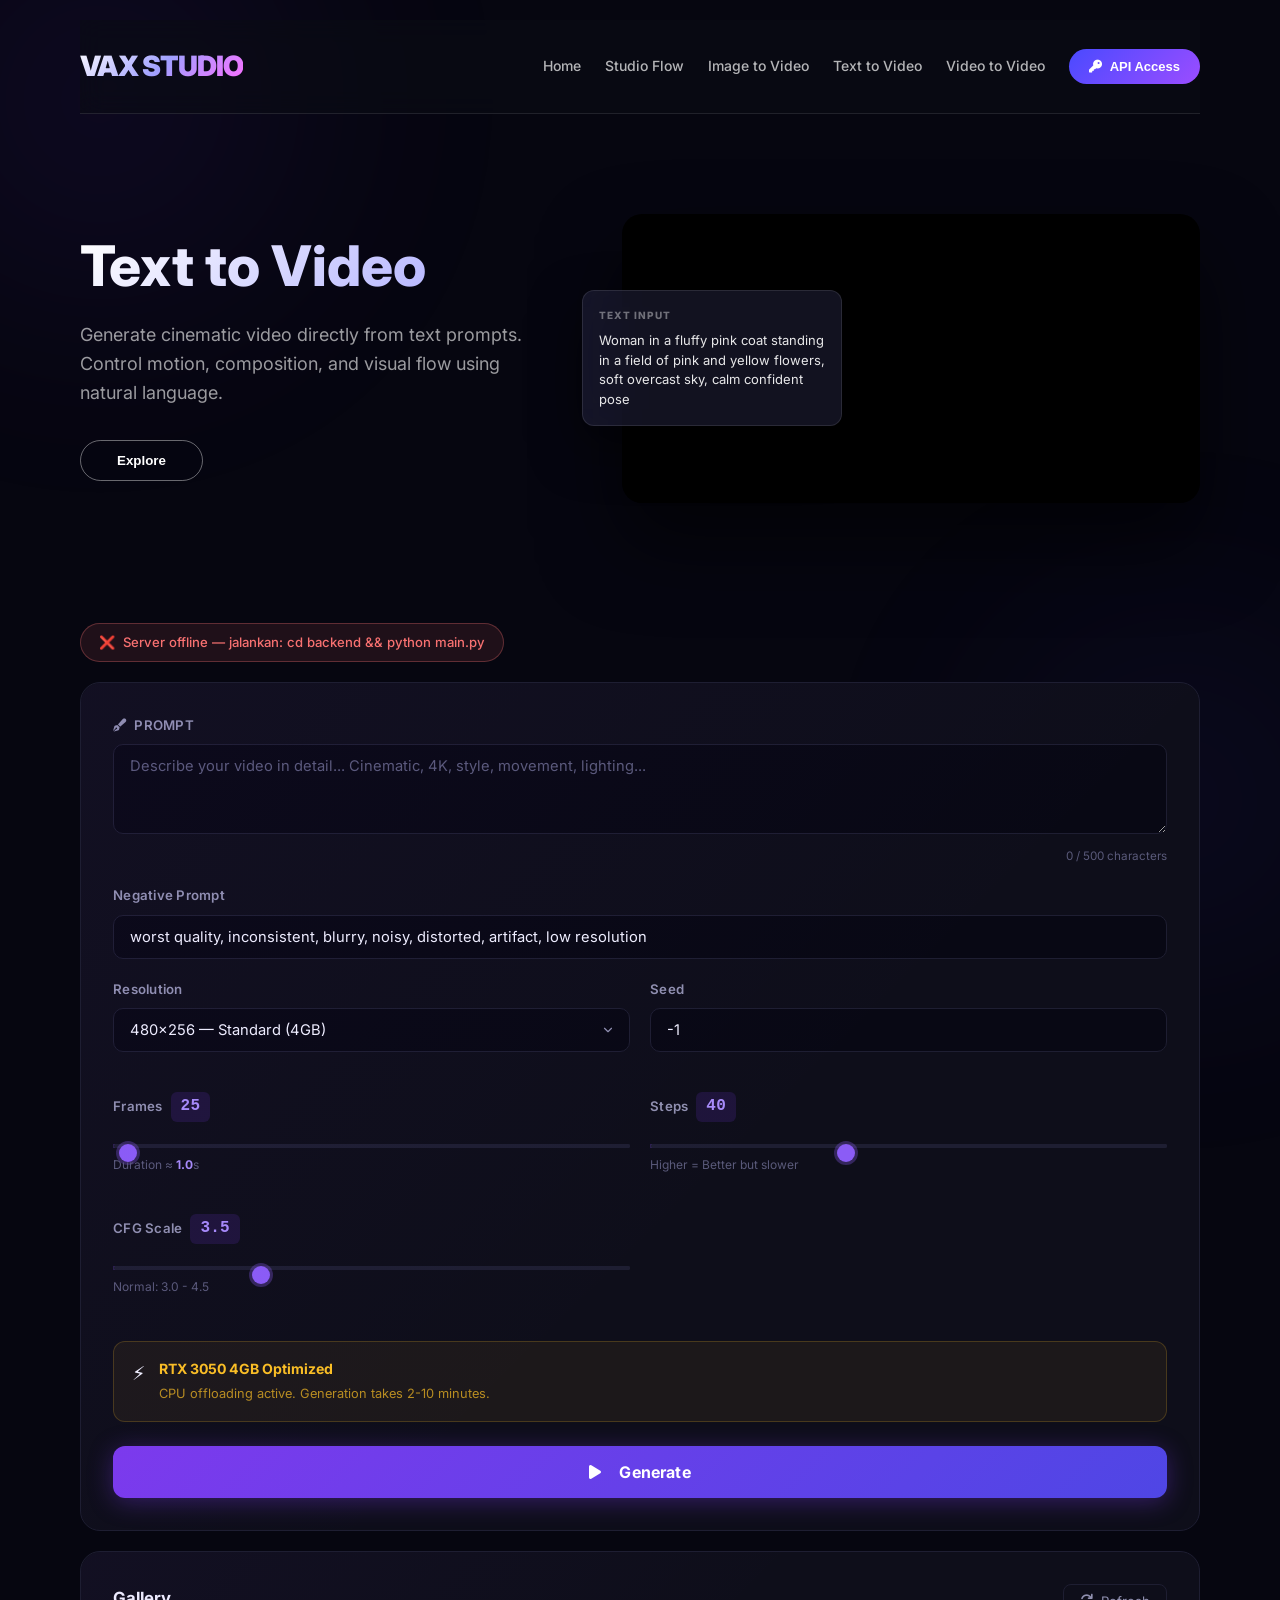
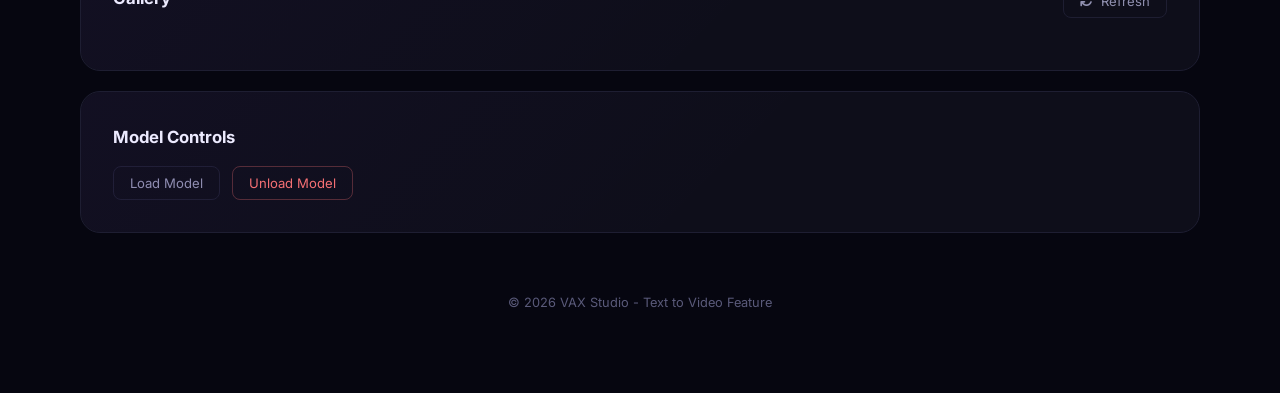
<file: frontend/text2video.html>
<!DOCTYPE html>
<html lang="en">
<head>
    <meta charset="UTF-8">
    <meta name="viewport" content="width=device-width, initial-scale=1.0">
    <title>Text to Video - VAX Studio</title>
    <link rel="preconnect" href="https://fonts.googleapis.com">
    <link rel="preconnect" href="https://fonts.gstatic.com" crossorigin>
    <link href="https://fonts.googleapis.com/css2?family=Inter:opsz,wght@14..32,300;14..32,400;14..32,500;14..32,600;14..32,700;14..32,800&display=swap" rel="stylesheet">
    <link rel="stylesheet" href="https://cdnjs.cloudflare.com/ajax/libs/font-awesome/6.0.0-beta3/css/all.min.css">
    <link rel="stylesheet" href="style.css">
</head>
<body>
    <div class="bg-glow bg-glow-1"></div>
    <div class="bg-glow bg-glow-2"></div>
    
    <div class="container">
        <nav class="navbar">
            <a href="index.html" class="logo">VAX STUDIO</a>
            <div class="nav-links">
                <a href="index.html">Home</a>
                <a href="studio.html">Studio Flow</a>
                <a href="image2video.html">Image to Video</a>
                <a href="text2video.html">Text to Video</a>
                <a href="video2video.html">Video to Video</a>
                <button class="btn-api" onclick="alert('🚀 API Access: Ready for integration!')">
                    <i class="fas fa-key"></i> API Access
                </button>
            </div>
        </nav>

        <main>
            <!-- Feature Hero Section -->
            <section class="feature-hero">
                <div class="hero-text">
                    <h1>Text to Video</h1>
                    <p>Generate cinematic video directly from text prompts. Control motion, composition, and visual flow using natural language.</p>
                    <button class="btn-explore" onclick="document.getElementById('prompt').scrollIntoView({behavior:'smooth'})">Explore</button>
                </div>
                <div class="hero-visual">
                    <div class="hero-video-wrapper">
                        <video autoplay loop muted playsinline>
                            <source src="https://videos.ltx.io/LTX-2/SEO-pages/master-page/01-text-to-video-model-3x2.webm" type="video/webm">
                        </video>
                    </div>
                    <div class="floating-prompt-card">
                        <span class="prompt-badge">TEXT INPUT</span>
                        <div class="prompt-content">
                            Woman in a fluffy pink coat standing in a field of pink and yellow flowers, soft overcast sky, calm confident pose
                        </div>
                    </div>
                </div>
            </section>

            <!-- GPU Info Bar -->
            <div id="gpu-bar" class="gpu-bar" style="display:none">
                <div class="gpu-item">
                    <span class="gpu-label">GPU</span>
                    <span id="gpu-name" class="gpu-value">—</span>
                </div>
                <div class="gpu-divider"></div>
                <div class="gpu-item">
                    <span class="gpu-label">VRAM Bebas</span>
                    <span id="gpu-vram" class="gpu-value">— GB</span>
                </div>
                <div class="gpu-divider"></div>
                <div class="gpu-item">
                    <span class="gpu-label">Model</span>
                    <span id="model-status" class="gpu-value">Belum di-load</span>
                </div>
                <div class="gpu-divider"></div>
                <div class="gpu-item">
                    <span class="gpu-label">Antrian</span>
                    <span id="queue-size" class="gpu-value">0</span>
                </div>
            </div>

            <div id="status-badge" class="status-badge status-checking" style="margin-bottom: 20px;">
                <span class="status-icon">⏳</span>
                <span id="status-text">Mengecek koneksi server...</span>
            </div>

            <section class="card">
                <div class="form-group">
                    <label class="form-label" for="prompt">
                        <i class="fas fa-pen-fancy"></i> PROMPT
                    </label>
                    <textarea id="prompt" rows="3" class="form-textarea" placeholder="Describe your video in detail... Cinematic, 4K, style, movement, lighting..."></textarea>
                    <div class="char-counter">
                        <span id="char-count">0</span> / 500 characters
                    </div>
                </div>

                <div class="form-group">
                    <label class="form-label" for="negative-prompt">Negative Prompt</label>
                    <input type="text" id="negative-prompt" class="form-input" value="worst quality, inconsistent, blurry, noisy, distorted, artifact, low resolution">
                </div>

                <div class="settings-grid">
                    <div class="form-group">
                        <label class="form-label" for="resolution">Resolution</label>
                        <select id="resolution" class="form-select">
                            <option value="320x224">320×224 — Fast</option>
                            <option value="480x256" selected>480×256 — Standard (4GB)</option>
                            <option value="256x256">256×256 — Square</option>
                        </select>
                    </div>
                    <div class="form-group">
                        <label class="form-label" for="seed">Seed</label>
                        <input type="number" id="seed" class="form-input" value="-1">
                    </div>
                    <div class="form-group range-group">
                        <label class="form-label">
                            Frames
                            <span class="range-value" id="frames-val">25</span>
                        </label>
                        <input type="range" id="num-frames" class="form-range" min="8" max="1500" value="25" step="1">
                        <div class="range-hint">Duration ≈ <strong id="duration-est">1.0</strong>s</div>
                    </div>
                    <div class="form-group range-group">
                        <label class="form-label">
                            Steps
                            <span class="range-value" id="steps-val">40</span>
                        </label>
                        <input type="range" id="steps" class="form-range" min="4" max="100" value="40" step="1">
                        <div class="range-hint">Higher = Better but slower</div>
                    </div>
                    <div class="form-group range-group">
                        <label class="form-label">
                            CFG Scale
                            <span class="range-value" id="cfg-val">3.5</span>
                        </label>
                        <input type="range" id="cfg" class="form-range" min="1.0" max="10.0" value="3.5" step="0.1">
                        <div class="range-hint">Normal: 3.0 - 4.5</div>
                    </div>
                </div>

                <div class="vram-warning">
                    <div class="warning-icon">⚡</div>
                    <div class="warning-content">
                        <strong>RTX 3050 4GB Optimized</strong>
                        <p>CPU offloading active. Generation takes 2-10 minutes.</p>
                    </div>
                </div>

                <button id="generate-btn" class="btn-generate" onclick="generateVideo()">
                    <i class="fas fa-play" style="margin-right: 8px;"></i> Generate
                </button>
            </section>

            <!-- Progress Section -->
            <section id="progress-section" class="card progress-card" style="display:none">
                <div class="progress-header">
                    <div class="spinner"></div>
                    <div>
                        <h2 class="card-title">Generating...</h2>
                        <p id="progress-text" class="card-subtitle">Requesting server...</p>
                    </div>
                </div>
                <div class="progress-bar-container">
                    <div class="progress-bar">
                        <div id="progress-fill" class="progress-fill"></div>
                    </div>
                </div>
                <div class="progress-meta">
                    Job ID: <code id="job-id-display" class="code-tag"></code>
                    <span id="elapsed-time" class="elapsed">0s elapsed</span>
                </div>
            </section>

            <!-- Result Section -->
            <section id="result-section" class="card result-card" style="display:none">
                <h2 class="card-title">Video Ready!</h2>
                <div class="video-wrapper">
                    <video id="result-video" class="result-video" controls autoplay loop muted></video>
                </div>
                <div class="result-meta">
                    <div class="meta-item"><span class="meta-label">Seed</span><code id="result-seed" class="code-tag"></code></div>
                    <div class="meta-item"><span class="meta-label">Duration</span><span id="result-duration" class="meta-value"></span>s</div>
                </div>
                <div class="result-actions">
                    <a id="download-btn" class="btn-download" download><i class="fas fa-download"></i> Download</a>
                    <button class="btn-secondary" onclick="resetForm()"><i class="fas fa-redo"></i> Create Again</button>
                </div>
            </section>

            <section id="error-section" class="card error-card" style="display:none">
                <h2 class="card-title" style="color: #f87171">Generation Failed</h2>
                <p id="error-msg" class="error-text"></p>
                <button class="btn-secondary" onclick="resetForm()">Try Again</button>
            </section>

            <!-- Gallery Section -->
            <section class="card">
                <div class="gallery-header" style="display: flex; justify-content: space-between; align-items: center; margin-bottom: 20px;">
                    <h2 class="card-title">Gallery</h2>
                    <button class="btn-refresh" onclick="loadGallery()" id="refresh-btn"><i class="fas fa-sync"></i> Refresh</button>
                </div>
                <div id="gallery" class="gallery"></div>
            </section>

            <section class="card">
                <h2 class="card-title">Model Controls</h2>
                <div style="display: flex; gap: 12px; margin-top: 15px;">
                    <button class="btn-refresh" onclick="loadModel()">Load Model</button>
                    <button class="btn-refresh" style="color: #f87171; border-color: rgba(248, 113, 113, 0.3);" onclick="unloadModel()">Unload Model</button>
                </div>
            </section>
        </main>

        <footer class="footer">
            <p>© 2026 VAX Studio - Text to Video Feature</p>
        </footer>
    </div>

    <script src="app.js"></script>
</body>
</html>
</file>
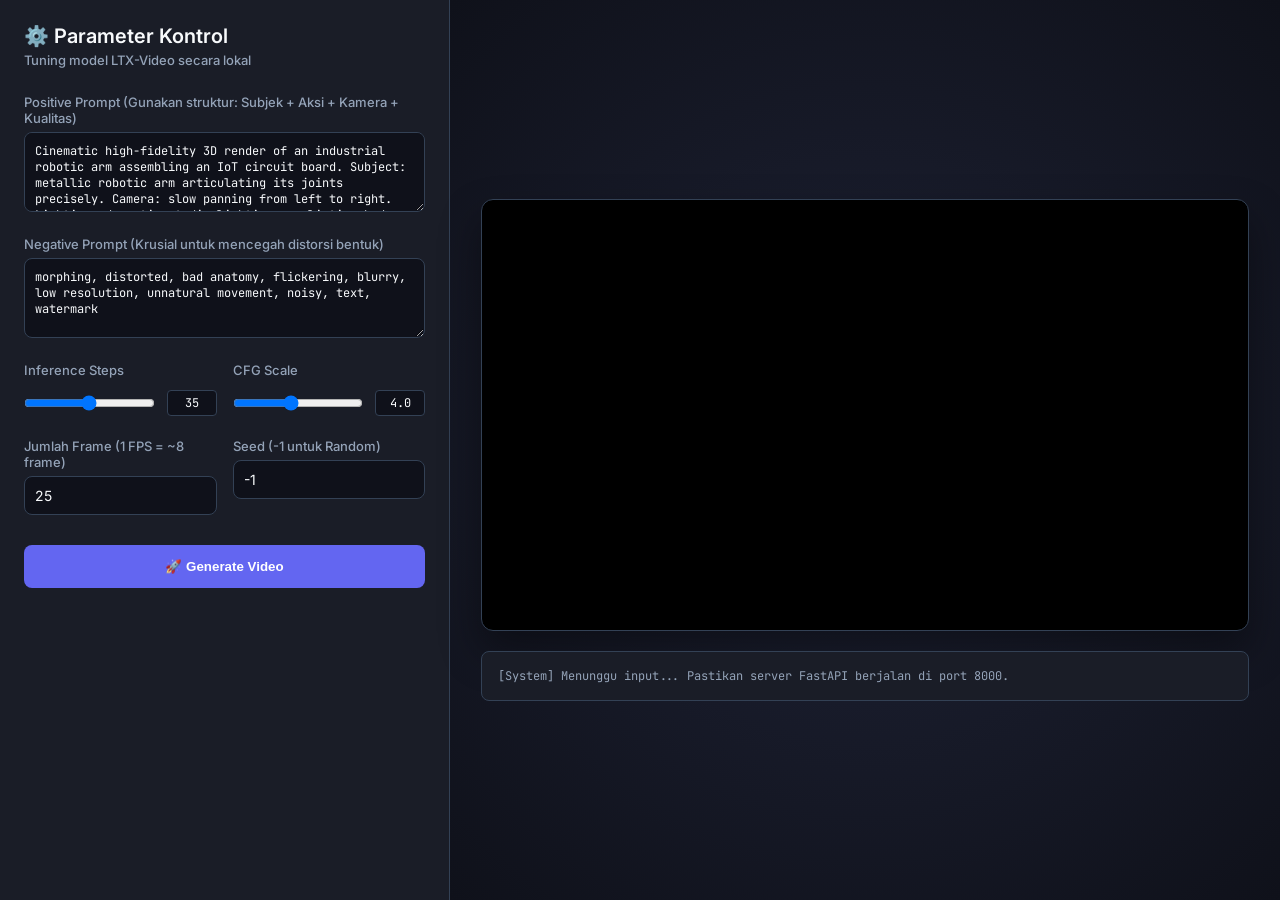
<file: frontend/UI_DananTesting.html>
<!DOCTYPE html>
<html lang="en">
<head>
    <meta charset="UTF-8">
    <meta name="viewport" content="width=device-width, initial-scale=1.0">
    <title>LTX Video | Local Dashboard</title>
    <link href="https://fonts.googleapis.com/css2?family=Inter:wght@400;500;600&family=JetBrains+Mono&display=swap" rel="stylesheet">
    <style>
        :root {
            --bg-dark: #0f111a;
            --bg-panel: #1a1d27;
            --accent: #6366f1;
            --accent-hover: #4f46e5;
            --text-main: #f8fafc;
            --text-muted: #94a3b8;
            --border: #334155;
        }

        * { margin: 0; padding: 0; box-sizing: border-box; }
        
        body {
            font-family: 'Inter', sans-serif;
            background-color: var(--bg-dark);
            color: var(--text-main);
            display: flex;
            height: 100vh;
            overflow: hidden;
        }

        .sidebar {
            width: 450px;
            background-color: var(--bg-panel);
            border-right: 1px solid var(--border);
            padding: 24px;
            overflow-y: auto;
            display: flex;
            flex-direction: column;
            gap: 20px;
        }

        .main-content {
            flex: 1;
            padding: 24px;
            display: flex;
            flex-direction: column;
            align-items: center;
            justify-content: center;
            background: radial-gradient(circle at center, #1e2235 0%, var(--bg-dark) 100%);
        }

        h1 { font-size: 20px; font-weight: 600; margin-bottom: 8px; }
        label { font-size: 13px; font-weight: 500; color: var(--text-muted); display: block; margin-bottom: 6px; }
        
        textarea, input[type="number"], input[type="range"] {
            width: 100%;
            background-color: var(--bg-dark);
            border: 1px solid var(--border);
            color: var(--text-main);
            border-radius: 8px;
            padding: 10px;
            font-family: 'Inter', sans-serif;
            font-size: 14px;
        }

        textarea { resize: vertical; min-height: 80px; }
        textarea.code-font { font-family: 'JetBrains Mono', monospace; font-size: 12px; }

        .param-grid {
            display: grid;
            grid-template-columns: 1fr 1fr;
            gap: 16px;
        }

        .slider-container { display: flex; align-items: center; gap: 12px; }
        .slider-val { font-family: 'JetBrains Mono', monospace; font-size: 12px; background: var(--bg-dark); padding: 4px 8px; border-radius: 4px; border: 1px solid var(--border); min-width: 50px; text-align: center; }

        button {
            background-color: var(--accent);
            color: white;
            border: none;
            padding: 14px;
            border-radius: 8px;
            font-weight: 600;
            cursor: pointer;
            transition: background 0.2s;
            margin-top: 10px;
        }

        button:hover { background-color: var(--accent-hover); }
        button:disabled { background-color: var(--border); cursor: not-allowed; }

        .video-container {
            width: 100%;
            max-width: 768px;
            aspect-ratio: 16/9;
            background-color: #000;
            border-radius: 12px;
            border: 1px solid var(--border);
            overflow: hidden;
            display: flex;
            align-items: center;
            justify-content: center;
            box-shadow: 0 20px 40px rgba(0,0,0,0.4);
        }

        video { width: 100%; height: 100%; object-fit: cover; }
        
        .status-box {
            margin-top: 20px;
            padding: 16px;
            background: var(--bg-panel);
            border: 1px solid var(--border);
            border-radius: 8px;
            width: 100%;
            max-width: 768px;
            font-family: 'JetBrains Mono', monospace;
            font-size: 12px;
            color: var(--text-muted);
        }

        .loader {
            border: 3px solid var(--border);
            border-top: 3px solid var(--accent);
            border-radius: 50%;
            width: 24px;
            height: 24px;
            animation: spin 1s linear infinite;
            display: none;
        }

        @keyframes spin { 0% { transform: rotate(0deg); } 100% { transform: rotate(360deg); } }
    </style>
</head>
<body>

    <div class="sidebar">
        <div>
            <h1>⚙️ Parameter Kontrol</h1>
            <label style="margin-top: -4px;">Tuning model LTX-Video secara lokal</label>
        </div>

        <div>
            <label>Positive Prompt (Gunakan struktur: Subjek + Aksi + Kamera + Kualitas)</label>
            <textarea id="prompt" class="code-font">Cinematic high-fidelity 3D render of an industrial robotic arm assembling an IoT circuit board. Subject: metallic robotic arm articulating its joints precisely. Camera: slow panning from left to right. Lighting: dramatic studio lighting, realistic shadows. Quality: 4k, ultra-detailed, photorealistic.</textarea>
        </div>

        <div>
            <label>Negative Prompt (Krusial untuk mencegah distorsi bentuk)</label>
            <textarea id="negative_prompt" class="code-font">morphing, distorted, bad anatomy, flickering, blurry, low resolution, unnatural movement, noisy, text, watermark</textarea>
        </div>

        <div class="param-grid">
            <div>
                <label>Inference Steps</label>
                <div class="slider-container">
                    <input type="range" id="steps" min="20" max="50" value="35" oninput="updateVal('steps_val', this.value)">
                    <span id="steps_val" class="slider-val">35</span>
                </div>
            </div>
            <div>
                <label>CFG Scale</label>
                <div class="slider-container">
                    <input type="range" id="cfg" min="1.0" max="8.0" step="0.5" value="4.0" oninput="updateVal('cfg_val', this.value)">
                    <span id="cfg_val" class="slider-val">4.0</span>
                </div>
            </div>
            <div>
                <label>Jumlah Frame (1 FPS = ~8 frame)</label>
                <input type="number" id="frames" value="25" min="8" max="60">
            </div>
            <div>
                <label>Seed (-1 untuk Random)</label>
                <input type="number" id="seed" value="-1">
            </div>
        </div>

        <button id="generateBtn" onclick="generateVideo()">🚀 Generate Video</button>
    </div>

    <div class="main-content">
        <div class="video-container" id="videoWrapper">
            <div id="loader" class="loader"></div>
            <video id="resultVideo" controls autoplay loop style="display: none;"></video>
        </div>

        <div class="status-box" id="statusLog">
            [System] Menunggu input... Pastikan server FastAPI berjalan di port 8000.
        </div>
    </div>

    <script>
        function updateVal(id, val) { document.getElementById(id).innerText = val; }

        function logStatus(msg) {
            const time = new Date().toLocaleTimeString();
            document.getElementById('statusLog').innerHTML = `[${time}] ${msg}`;
        }

        async function generateVideo() {
            const btn = document.getElementById('generateBtn');
            const loader = document.getElementById('loader');
            const video = document.getElementById('resultVideo');
            
            btn.disabled = true;
            btn.innerText = "⏳ Memproses...";
            video.style.display = "none";
            loader.style.display = "block";
            logStatus("Mengirim job ke antrian server...");

            const payload = {
                prompt: document.getElementById('prompt').value,
                negative_prompt: document.getElementById('negative_prompt').value,
                num_inference_steps: parseInt(document.getElementById('steps').value),
                guidance_scale: parseFloat(document.getElementById('cfg').value),
                num_frames: parseInt(document.getElementById('frames').value),
                seed: parseInt(document.getElementById('seed').value),
                width: 512, // Dikunci di resolusi aman untuk VRAM 6GB sementara
                height: 320 
            };

            try {
                // 1. Kirim Request
                const res = await fetch('http://localhost:8000/generate', {
                    method: 'POST',
                    headers: { 'Content-Type': 'application/json' },
                    body: JSON.stringify(payload)
                });
                
                const data = await res.json();
                if (!res.ok) throw new Error(data.detail || "Gagal mengirim request");

                const jobId = data.job_id;
                logStatus(`Job diterima (ID: ${jobId}). Sedang melakukan rendering... ini bisa memakan waktu beberapa menit.`);

                // 2. Polling Status (Cek setiap 3 detik)
                const checkStatus = setInterval(async () => {
                    const statusRes = await fetch(`http://localhost:8000/status/${jobId}`);
                    
                    if (!statusRes.ok) {
                        if (statusRes.status === 404) {
                            clearInterval(checkStatus);
                            loader.style.display = "none";
                            btn.disabled = false;
                            btn.innerText = "🚀 Generate Video";
                            logStatus("❌ Error: Job tidak ditemukan. Server mungkin direstart (404).");
                            return;
                        }
                    }

                    const statusData = await statusRes.json();

                    if (statusData.status === "done") {
                        clearInterval(checkStatus);
                        video.src = "http://localhost:8000" + statusData.video_url;
                        video.style.display = "block";
                        loader.style.display = "none";
                        btn.disabled = false;
                        btn.innerText = "🚀 Generate Video";
                        logStatus(`✅ Render selesai dalam ${statusData.duration_seconds} detik. Seed: ${statusData.seed}`);
                    } else if (statusData.status === "failed") {
                        clearInterval(checkStatus);
                        throw new Error(statusData.error);
                    }
                }, 3000);

            } catch (err) {
                loader.style.display = "none";
                btn.disabled = false;
                btn.innerText = "🚀 Generate Video";
                logStatus(`❌ Error: ${err.message}`);
            }
        }
    </script>
</body>
</html>
</file>
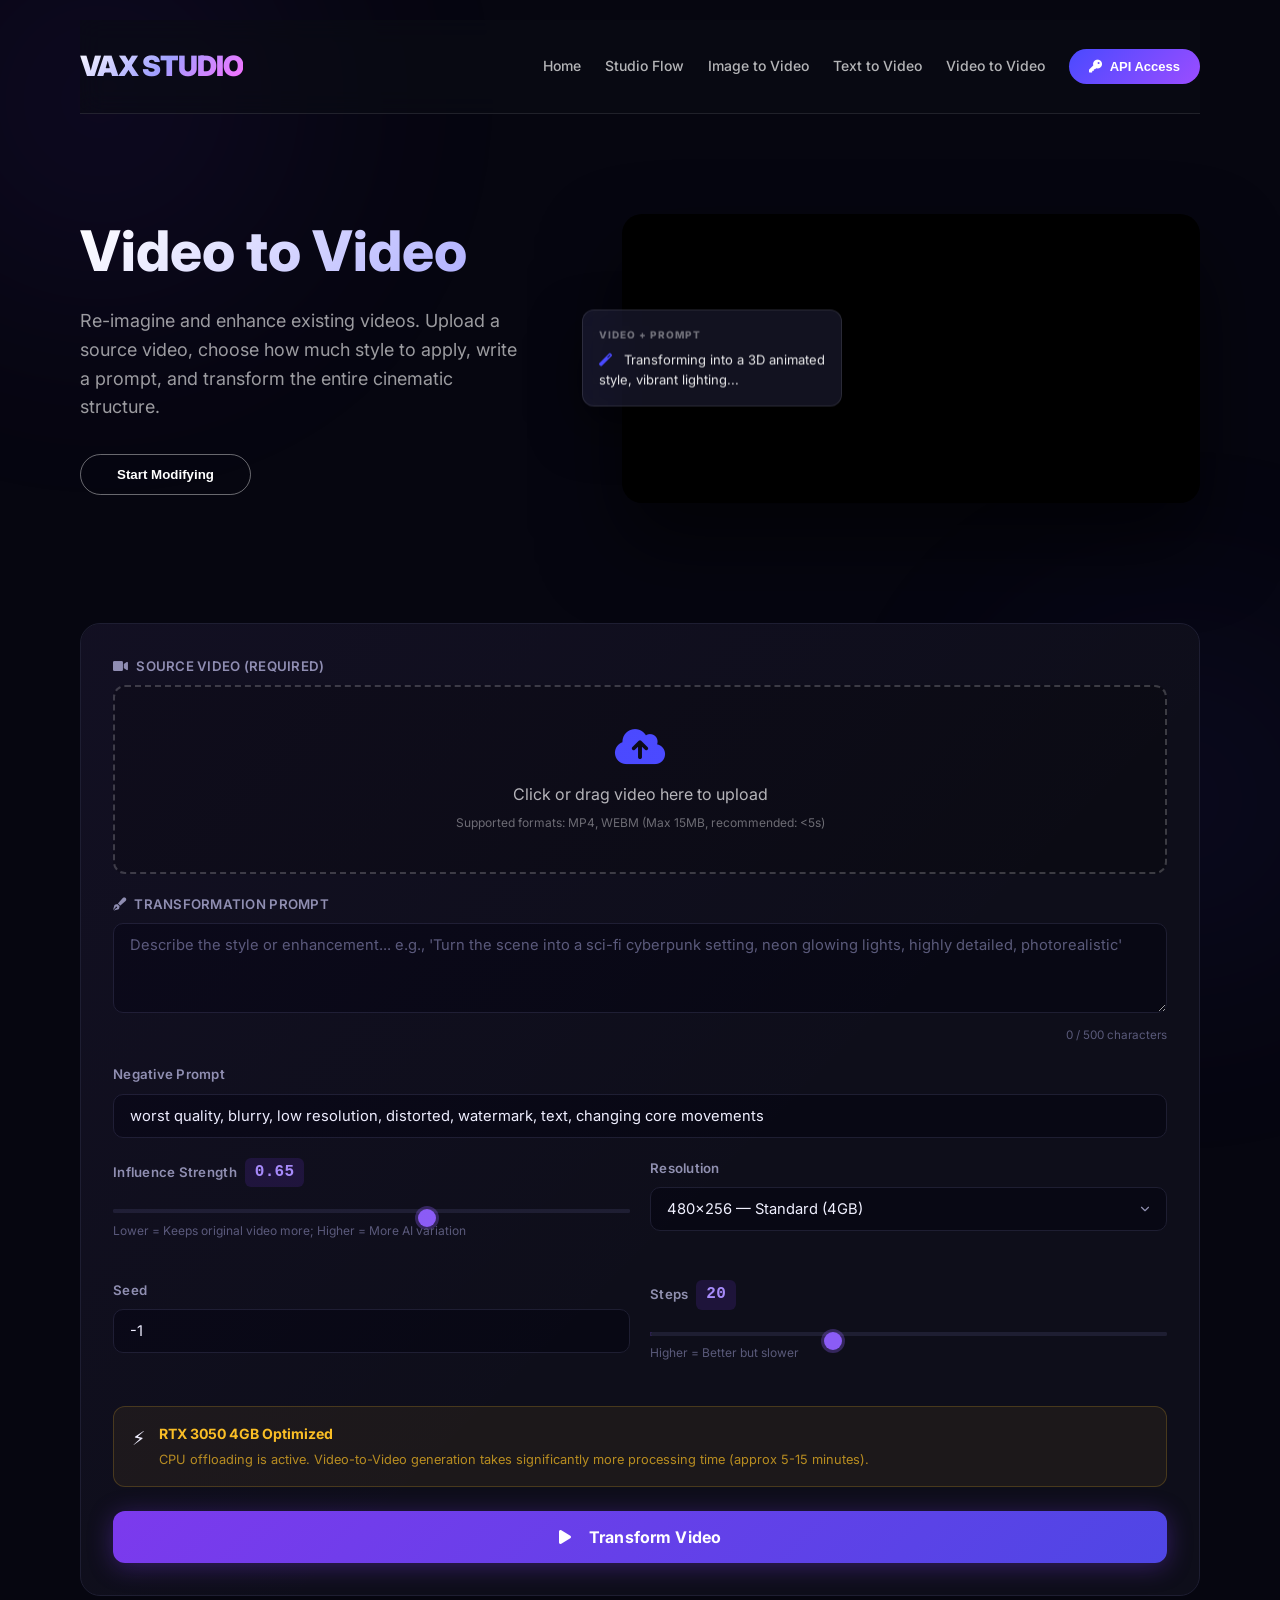
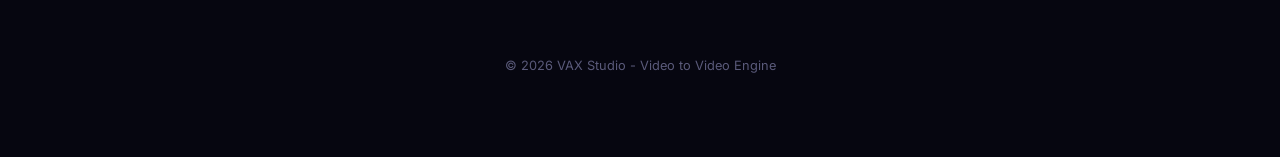
<file: frontend/video2video.html>
<!DOCTYPE html>
<html lang="en">
<head>
    <meta charset="UTF-8">
    <meta name="viewport" content="width=device-width, initial-scale=1.0">
    <title>Video to Video - VAX Studio</title>
    <link rel="preconnect" href="https://fonts.googleapis.com">
    <link rel="preconnect" href="https://fonts.gstatic.com" crossorigin>
    <link href="https://fonts.googleapis.com/css2?family=Inter:opsz,wght@14..32,300;14..32,400;14..32,500;14..32,600;14..32,700;14..32,800&display=swap" rel="stylesheet">
    <link rel="stylesheet" href="https://cdnjs.cloudflare.com/ajax/libs/font-awesome/6.0.0-beta3/css/all.min.css">
    <link rel="stylesheet" href="style.css">
    <style>
        .upload-area {
            border: 2px dashed rgba(255,255,255,0.2);
            border-radius: 12px;
            padding: 40px;
            text-align: center;
            cursor: pointer;
            transition: 0.3s;
            background: rgba(0,0,0,0.2);
        }
        .upload-area:hover {
            border-color: #4A4AFF;
            background: rgba(74, 74, 255, 0.05);
        }
        #video-preview-container {
            position: relative;
            margin-top: 15px;
            border-radius: 12px;
            overflow: hidden;
            display: none;
            border: 1px solid rgba(255,255,255,0.1);
            background: #000;
        }
        #video-preview {
            width: 100%;
            display: block;
            max-height: 400px;
            object-fit: contain;
        }
        .remove-video-btn {
            position: absolute;
            top: 10px;
            right: 10px;
            background: rgba(0, 0, 0, 0.7);
            color: white;
            border: 1px solid rgba(255,255,255,0.2);
            border-radius: 50%;
            width: 36px;
            height: 36px;
            cursor: pointer;
            display: flex;
            align-items: center;
            justify-content: center;
            transition: 0.2s;
            backdrop-filter: blur(4px);
            z-index: 10;
        }
        .remove-video-btn:hover {
            background: #ff4a4a;
            border-color: #ff4a4a;
        }
    </style>
</head>
<body>
    <div class="bg-glow bg-glow-1"></div>
    <div class="bg-glow bg-glow-2"></div>
    
    <div class="container">
        <nav class="navbar">
            <a href="index.html" class="logo">VAX STUDIO</a>
            <div class="nav-links">
                <a href="index.html">Home</a>
                <a href="studio.html">Studio Flow</a>
                <a href="image2video.html">Image to Video</a>
                <a href="text2video.html">Text to Video</a>
                <a href="video2video.html">Video to Video</a>
                <button class="btn-api" onclick="alert('🚀 API Access: Ready for integration!')">
                    <i class="fas fa-key"></i> API Access
                </button>
            </div>
        </nav>

        <main>
            <!-- Feature Hero Section -->
            <section class="feature-hero">
                <div class="hero-text">
                    <h1>Video to Video</h1>
                    <p>Re-imagine and enhance existing videos. Upload a source video, choose how much style to apply, write a prompt, and transform the entire cinematic structure.</p>
                    <button class="btn-explore" onclick="document.getElementById('video-upload-section').scrollIntoView({behavior:'smooth'})">Start Modifying</button>
                </div>
                <div class="hero-visual">
                    <div class="hero-video-wrapper">
                        <video autoplay loop muted playsinline>
                            <source src="https://videos.ltx.io/LTX-2/LTX-2-model-page/capabilities/style-consistency/ModelP-06-StyleCon-01_opt.mp4" type="video/mp4">
                        </video>
                    </div>
                    <div class="floating-prompt-card">
                        <span class="prompt-badge">VIDEO + PROMPT</span>
                        <div class="prompt-content">
                            <i class="fas fa-magic" style="color: #4A4AFF; margin-right: 8px;"></i>
                            Transforming into a 3D animated style, vibrant lighting...
                        </div>
                    </div>
                </div>
            </section>

            <!-- GPU Info Bar -->
            <div id="gpu-bar" class="gpu-bar" style="display:none">
                <div class="gpu-item">
                    <span class="gpu-label">GPU</span>
                    <span id="gpu-name" class="gpu-value">—</span>
                </div>
                <div class="gpu-divider"></div>
                <div class="gpu-item">
                    <span class="gpu-label">VRAM Bebas</span>
                    <span id="gpu-vram" class="gpu-value">— GB</span>
                </div>
                <div class="gpu-divider"></div>
                <div class="gpu-item">
                    <span class="gpu-label">Model</span>
                    <span id="model-status" class="gpu-value">Belum di-load</span>
                </div>
            </div>

            <section class="card" id="video-upload-section">
                <!-- Video Upload -->
                <div class="form-group">
                    <label class="form-label">
                        <i class="fas fa-video"></i> SOURCE VIDEO (REQUIRED)
                    </label>
                    <div class="upload-area" id="upload-drop-zone" onclick="document.getElementById('video-upload').click()">
                        <i class="fas fa-cloud-upload-alt" style="font-size: 40px; color: #4A4AFF; margin-bottom: 15px;"></i>
                        <p style="margin: 0; color: rgba(255,255,255,0.7);">Click or drag video here to upload</p>
                        <p style="margin-top: 5px; font-size: 12px; color: rgba(255,255,255,0.4);">Supported formats: MP4, WEBM (Max 15MB, recommended: &lt;5s)</p>
                        <input type="file" id="video-upload" accept="video/mp4, video/webm" style="display: none;" onchange="handleVideoUpload(event)">
                    </div>
                    <div id="video-preview-container">
                        <video id="video-preview" controls autoplay loop muted></video>
                        <button class="remove-video-btn" onclick="removeVideo()" title="Remove Video"><i class="fas fa-times"></i></button>
                    </div>
                </div>

                <div class="form-group">
                    <label class="form-label" for="prompt">
                        <i class="fas fa-pen-fancy"></i> TRANSFORMATION PROMPT
                    </label>
                    <textarea id="prompt" rows="3" class="form-textarea" placeholder="Describe the style or enhancement... e.g., 'Turn the scene into a sci-fi cyberpunk setting, neon glowing lights, highly detailed, photorealistic'"></textarea>
                    <div class="char-counter">
                        <span id="char-count">0</span> / 500 characters
                    </div>
                </div>

                <div class="form-group">
                    <label class="form-label" for="negative-prompt">Negative Prompt</label>
                    <input type="text" id="negative-prompt" class="form-input" value="worst quality, blurry, low resolution, distorted, watermark, text, changing core movements">
                </div>

                <div class="settings-grid">
                    <div class="form-group range-group">
                        <label class="form-label">
                            Influence Strength
                            <span class="range-value" id="strength-val">0.65</span>
                        </label>
                        <input type="range" id="strength" class="form-range" min="0.1" max="1.0" value="0.65" step="0.05">
                        <div class="range-hint">Lower = Keeps original video more; Higher = More AI variation</div>
                    </div>
                    <div class="form-group">
                        <label class="form-label" for="resolution">Resolution</label>
                        <select id="resolution" class="form-select">
                            <option value="320x224">320×224 — Fast</option>
                            <option value="480x256" selected>480×256 — Standard (4GB)</option>
                            <option value="256x256">256×256 — Square</option>
                        </select>
                    </div>
                    <div class="form-group">
                        <label class="form-label" for="seed">Seed</label>
                        <input type="number" id="seed" class="form-input" value="-1">
                    </div>
                    <div class="form-group range-group">
                        <label class="form-label">
                            Steps
                            <span class="range-value" id="steps-val">20</span>
                        </label>
                        <input type="range" id="steps" class="form-range" min="4" max="50" value="20" step="1">
                        <div class="range-hint">Higher = Better but slower</div>
                    </div>
                </div>

                <div class="vram-warning">
                    <div class="warning-icon">⚡</div>
                    <div class="warning-content">
                        <strong>RTX 3050 4GB Optimized</strong>
                        <p>CPU offloading is active. Video-to-Video generation takes significantly more processing time (approx 5-15 minutes).</p>
                    </div>
                </div>

                <button id="generate-btn" class="btn-generate" onclick="generateVideoToVideo()">
                    <i class="fas fa-play" style="margin-right: 8px;"></i> Transform Video
                </button>
            </section>

            <!-- Progress Section -->
            <section id="progress-section" class="card progress-card" style="display:none">
                <div class="progress-header">
                    <div class="spinner"></div>
                    <div>
                        <h2 class="card-title">Transforming Video...</h2>
                        <p id="progress-text" class="card-subtitle">Extracting frames and injecting latents...</p>
                    </div>
                </div>
                <div class="progress-bar-container">
                    <div class="progress-bar">
                        <div id="progress-fill" class="progress-fill"></div>
                    </div>
                </div>
            </section>
        </main>

        <footer class="footer">
            <p>© 2026 VAX Studio - Video to Video Engine</p>
        </footer>
    </div>

    <script src="app.js"></script>
    <script>
        // UI logic for Video upload handling
        function handleVideoUpload(event) {
            const file = event.target.files[0];
            if (file) {
                // Check file size (max 15MB)
                if(file.size > 15 * 1024 * 1024) {
                    alert('Ukuran file video terlalu besar! Maksimal 15MB.');
                    return;
                }
                
                const reader = new FileReader();
                reader.onload = function(e) {
                    const videoEl = document.getElementById('video-preview');
                    videoEl.src = e.target.result;
                    document.getElementById('video-preview-container').style.display = 'block';
                    document.getElementById('upload-drop-zone').style.display = 'none';
                }
                reader.readAsDataURL(file);
            }
        }

        function removeVideo() {
            document.getElementById('video-upload').value = '';
            document.getElementById('video-preview-container').style.display = 'none';
            document.getElementById('video-preview').src = '';
            document.getElementById('upload-drop-zone').style.display = 'block';
        }

        function generateVideoToVideo() {
            const videoSource = document.getElementById('video-preview').src;
            if (!videoSource || videoSource === window.location.href) {
                alert("Harap unggah video sumber (Source Video) terlebih dahulu!");
                return;
            }
            
            alert("✅ Input Valid!\n\nMemulai proses Video-to-Video... (Fitur ini sedang disiapkan untuk dihubungkan ke VideoToVideo pipeline di backend).");
            
            // Demo progress visualization
            document.getElementById('generate-btn').disabled = true;
            document.getElementById('progress-section').style.display = 'block';
            let prog = 0;
            const progBar = document.getElementById('progress-fill');
            const interval = setInterval(() => {
                prog += Math.random() * 4;
                if(prog > 100) prog = 100;
                progBar.style.width = prog + '%';
                
                if(prog >= 100) {
                    clearInterval(interval);
                    document.getElementById('progress-section').style.display = 'none';
                    document.getElementById('generate-btn').disabled = false;
                    progBar.style.width = '0%';
                }
            }, 350);
        }
        
        // Character counter for prompt
        const promptInput = document.getElementById('prompt');
        if(promptInput) {
            promptInput.addEventListener('input', function() {
                document.getElementById('char-count').innerText = this.value.length;
            });
        }
        
        // Sync range sliders with display values
        const sliders = ['strength', 'steps'];
        sliders.forEach(id => {
            const el = document.getElementById(id);
            if(el) {
                el.addEventListener('input', (e) => {
                    const valEl = document.getElementById(id + '-val');
                    if(valEl) valEl.innerText = e.target.value;
                });
            }
        });
    </script>
</body>
</html>
</file>
<file: frontend/style.css>
/* ============================================
   style.css — AI Text-to-Video Generator
   Premium Dark UI · RTX 3050 4GB
   ============================================ */

/* ---------- Reset & Base ---------- */
*, *::before, *::after {
    box-sizing: border-box;
    margin: 0;
    padding: 0;
}

:root {
    --purple-400: #a78bfa;
    --purple-500: #8b5cf6;
    --purple-600: #7c3aed;
    --purple-700: #6d28d9;
    --indigo-500: #6366f1;
    --indigo-600: #4f46e5;
    --bg-base: #060610;
    --bg-card: #0e0e1a;
    --bg-card-hover: #13131f;
    --bg-input: #080814;
    --border: #1e1e32;
    --border-focus: #7c3aed;
    --text-primary: #f0f0ff;
    --text-secondary: #9090b0;
    --text-muted: #5a5a7a;
    --green: #34d399;
    --red: #f87171;
    --amber: #fbbf24;
}

html { scroll-behavior: smooth; }

body {
    font-family: 'Inter', system-ui, -apple-system, sans-serif;
    background-color: var(--bg-base);
    color: var(--text-primary);
    min-height: 100vh;
    padding: 20px 16px 60px;
    line-height: 1.6;
    overflow-x: hidden;
}

/* ---------- Background Glow ---------- */
.bg-glow {
    position: fixed;
    border-radius: 50%;
    filter: blur(120px);
    pointer-events: none;
    z-index: 0;
    opacity: 0.12;
}
.bg-glow-1 {
    width: 600px;
    height: 600px;
    background: radial-gradient(circle, #7c3aed, transparent 70%);
    top: -200px;
    left: -200px;
}
.bg-glow-2 {
    width: 500px;
    height: 500px;
    background: radial-gradient(circle, #4f46e5, transparent 70%);
    bottom: -150px;
    right: -150px;
}

/* ---------- Layout ---------- */
.container {
    max-width: 1200px;
    margin: 0 auto;
    padding: 0 40px;
    position: relative;
    z-index: 1;
}

/* ---------- Navbar ---------- */
.navbar {
    display: flex;
    justify-content: space-between;
    align-items: center;
    padding: 24px 0;
    margin-bottom: 40px;
    position: sticky;
    top: 0;
    backdrop-filter: blur(12px);
    -webkit-backdrop-filter: blur(12px);
    background: rgba(10, 12, 21, 0.6);
    z-index: 100;
    border-bottom: 1px solid rgba(255,255,255,0.1);
    animation: slideDown 0.8s ease;
}

@keyframes slideDown {
    from { transform: translateY(-100%); opacity: 0; }
    to { transform: translateY(0); opacity: 1; }
}

.logo {
    font-size: 28px;
    font-weight: 900;
    background: linear-gradient(135deg, #FFFFFF, #A0A0FF, #FF6BFF);
    -webkit-background-clip: text;
    -webkit-text-fill-color: transparent;
    letter-spacing: -1px;
    position: relative;
    animation: glowPulse 3s ease infinite;
    text-decoration: none;
}

@keyframes glowPulse {
    0%, 100% { filter: drop-shadow(0 0 15px rgba(160, 160, 255, 0.3)); }
    50% { filter: drop-shadow(0 0 30px rgba(160, 160, 255, 0.6)); }
}

.nav-links {
    display: flex;
    gap: 24px;
    align-items: center;
    flex-wrap: wrap;
}

.nav-links a {
    color: rgba(255,255,255,0.7);
    text-decoration: none;
    font-weight: 500;
    font-size: 14px;
    transition: all 0.3s;
    padding: 8px 0;
    position: relative;
    overflow: hidden;
}

.nav-links a::before {
    content: '';
    position: absolute;
    bottom: 0;
    left: -100%;
    width: 100%;
    height: 2px;
    background: linear-gradient(90deg, #4A4AFF, #FF4AFF);
    transition: left 0.3s ease;
}

.nav-links a:hover::before {
    left: 0;
}

.nav-links a:hover {
    color: white;
    transform: translateY(-2px);
}

.btn-api {
    background: linear-gradient(135deg, #4A4AFF, #9B4DFF);
    border: none;
    color: white;
    padding: 10px 20px;
    border-radius: 40px;
    font-weight: 600;
    font-size: 13px;
    cursor: pointer;
    transition: all 0.3s;
    display: flex;
    align-items: center;
    gap: 8px;
    position: relative;
    overflow: hidden;
    animation: buttonPulse 2s ease infinite;
}

@keyframes buttonPulse {
    0%, 100% { box-shadow: 0 0 15px rgba(74, 74, 255, 0.3); }
    50% { box-shadow: 0 0 30px rgba(74, 74, 255, 0.6); }
}

.btn-api:hover {
    transform: translateY(-2px) scale(1.05);
    box-shadow: 0 10px 30px rgba(90,90,255,0.4);
}


/* ---------- Header ---------- */
.header {
    text-align: center;
    padding: 48px 0 36px;
}

.header-badge {
    display: inline-flex;
    align-items: center;
    gap: 8px;
    background: rgba(124, 58, 237, 0.12);
    border: 1px solid rgba(124, 58, 237, 0.3);
    border-radius: 999px;
    padding: 6px 16px;
    font-size: 0.78rem;
    font-weight: 500;
    color: var(--purple-400);
    margin-bottom: 20px;
    letter-spacing: 0.03em;
}

.pulse-dot {
    width: 7px;
    height: 7px;
    border-radius: 50%;
    background: var(--green);
    animation: pulse-glow 2s infinite;
}
@keyframes pulse-glow {
    0%, 100% { opacity: 1; box-shadow: 0 0 0 0 rgba(52, 211, 153, 0.6); }
    50% { opacity: 0.8; box-shadow: 0 0 0 5px rgba(52, 211, 153, 0); }
}

.header-title {
    font-size: clamp(2rem, 5vw, 3rem);
    font-weight: 800;
    letter-spacing: -0.03em;
    line-height: 1.1;
    margin-bottom: 12px;
}

.gradient-text {
    background: linear-gradient(135deg, #a78bfa 0%, #6366f1 50%, #38bdf8 100%);
    -webkit-background-clip: text;
    -webkit-text-fill-color: transparent;
    background-clip: text;
}

.header-subtitle {
    color: var(--text-secondary);
    font-size: 0.95rem;
    margin-bottom: 24px;
    max-width: 520px;
    margin-left: auto;
    margin-right: auto;
}

/* ---------- Status Badge ---------- */
.status-badge {
    display: inline-flex;
    align-items: center;
    gap: 8px;
    padding: 8px 18px;
    border-radius: 999px;
    font-size: 0.82rem;
    font-weight: 500;
    transition: all 0.3s ease;
}

.status-checking {
    background: rgba(255, 255, 255, 0.05);
    border: 1px solid var(--border);
    color: var(--text-muted);
}
.status-online {
    background: rgba(52, 211, 153, 0.1);
    border: 1px solid rgba(52, 211, 153, 0.3);
    color: var(--green);
}
.status-offline {
    background: rgba(248, 113, 113, 0.1);
    border: 1px solid rgba(248, 113, 113, 0.3);
    color: var(--red);
}

/* ---------- GPU Info Bar ---------- */
.gpu-bar {
    background: rgba(124, 58, 237, 0.06);
    border: 1px solid rgba(124, 58, 237, 0.2);
    border-radius: 12px;
    padding: 14px 24px;
    display: flex;
    align-items: center;
    gap: 0;
    margin-bottom: 20px;
    flex-wrap: wrap;
}

.gpu-item {
    display: flex;
    flex-direction: column;
    gap: 2px;
    padding: 0 20px;
    flex: 1;
    min-width: 120px;
}
.gpu-item:first-child { padding-left: 0; }

.gpu-label {
    font-size: 0.7rem;
    font-weight: 600;
    text-transform: uppercase;
    letter-spacing: 0.08em;
    color: var(--text-muted);
}
.gpu-value {
    font-size: 0.9rem;
    font-weight: 600;
    color: var(--purple-400);
    font-family: 'JetBrains Mono', monospace;
}

.gpu-divider {
    width: 1px;
    height: 36px;
    background: var(--border);
    flex-shrink: 0;
}

/* ---------- Cards ---------- */
.card {
    background: var(--bg-card);
    border: 1px solid var(--border);
    border-radius: 20px;
    padding: 32px;
    margin-bottom: 20px;
    position: relative;
    overflow: hidden;
    transition: border-color 0.3s ease;
}
.card::before {
    content: '';
    position: absolute;
    inset: 0;
    border-radius: 20px;
    background: linear-gradient(135deg, rgba(124,58,237,0.04) 0%, transparent 60%);
    pointer-events: none;
}
.card:hover { border-color: rgba(124, 58, 237, 0.3); }

.card-header {
    display: flex;
    align-items: flex-start;
    gap: 16px;
    margin-bottom: 28px;
}
.card-icon {
    font-size: 1.6rem;
    line-height: 1;
    flex-shrink: 0;
}
.card-title {
    font-size: 1.05rem;
    font-weight: 700;
    color: var(--text-primary);
    margin-bottom: 4px;
}
.card-subtitle {
    font-size: 0.82rem;
    color: var(--text-secondary);
}

/* ---------- Form Elements ---------- */
.form-group { margin-bottom: 20px; }

.form-label {
    display: flex;
    align-items: center;
    gap: 8px;
    font-size: 0.83rem;
    font-weight: 600;
    color: var(--text-secondary);
    margin-bottom: 8px;
    letter-spacing: 0.02em;
}
.label-tag {
    font-size: 0.72rem;
    font-weight: 500;
    background: rgba(124, 58, 237, 0.15);
    color: var(--purple-400);
    padding: 2px 8px;
    border-radius: 999px;
}

.form-textarea,
.form-input,
.form-select {
    width: 100%;
    background: var(--bg-input);
    border: 1px solid var(--border);
    border-radius: 10px;
    color: var(--text-primary);
    padding: 12px 16px;
    font-size: 0.92rem;
    font-family: 'Inter', sans-serif;
    transition: border-color 0.2s ease, box-shadow 0.2s ease;
    appearance: none;
}
.form-textarea:focus,
.form-input:focus,
.form-select:focus {
    outline: none;
    border-color: var(--purple-600);
    box-shadow: 0 0 0 3px rgba(124, 58, 237, 0.15);
}
.form-textarea::placeholder,
.form-input::placeholder {
    color: var(--text-muted);
}
.form-textarea {
    resize: vertical;
    min-height: 90px;
}
.form-select {
    cursor: pointer;
    background-image: url("data:image/svg+xml,%3Csvg xmlns='http://www.w3.org/2000/svg' width='14' height='14' viewBox='0 0 24 24' fill='none' stroke='%239090b0' stroke-width='2' stroke-linecap='round' stroke-linejoin='round'%3E%3Cpolyline points='6 9 12 15 18 9'%3E%3C/polyline%3E%3C/svg%3E");
    background-repeat: no-repeat;
    background-position: right 14px center;
    padding-right: 40px;
}

.char-counter {
    font-size: 0.73rem;
    color: var(--text-muted);
    text-align: right;
    margin-top: 5px;
}
.char-counter.near-limit { color: var(--amber); }

/* ---------- Settings Grid ---------- */
.settings-grid {
    display: grid;
    grid-template-columns: 1fr 1fr;
    gap: 20px;
    margin-bottom: 24px;
}

.range-group {}

.form-range {
    width: 100%;
    height: 4px;
    appearance: none;
    background: var(--border);
    border-radius: 999px;
    cursor: pointer;
    margin: 10px 0 6px;
    border: none;
    padding: 0;
}
.form-range::-webkit-slider-thumb {
    appearance: none;
    width: 18px;
    height: 18px;
    border-radius: 50%;
    background: var(--purple-500);
    cursor: pointer;
    box-shadow: 0 0 0 3px rgba(139, 92, 246, 0.3);
    transition: box-shadow 0.2s;
}
.form-range::-webkit-slider-thumb:hover {
    box-shadow: 0 0 0 6px rgba(139, 92, 246, 0.25);
}
.form-range::-webkit-slider-runnable-track {
    background: linear-gradient(to right, var(--purple-600) 0%, var(--border) 0%);
    height: 4px;
    border-radius: 999px;
}

.range-value {
    font-size: 1rem;
    font-weight: 700;
    color: var(--purple-400);
    font-family: 'JetBrains Mono', monospace;
    background: rgba(124, 58, 237, 0.15);
    padding: 2px 10px;
    border-radius: 6px;
}

.range-hint {
    font-size: 0.75rem;
    color: var(--text-muted);
}
.range-hint strong { color: var(--purple-400); }

/* ---------- VRAM Warning ---------- */
.vram-warning {
    display: flex;
    align-items: flex-start;
    gap: 14px;
    background: rgba(251, 191, 36, 0.06);
    border: 1px solid rgba(251, 191, 36, 0.2);
    border-radius: 12px;
    padding: 16px 18px;
    margin-bottom: 24px;
}
.warning-icon { font-size: 1.2rem; flex-shrink: 0; }
.warning-content strong {
    display: block;
    font-size: 0.88rem;
    color: var(--amber);
    margin-bottom: 4px;
}
.warning-content p {
    font-size: 0.8rem;
    color: rgba(251, 191, 36, 0.7);
}

/* ---------- Buttons ---------- */
.btn-generate {
    width: 100%;
    padding: 16px 24px;
    background: linear-gradient(135deg, var(--purple-600), var(--indigo-600));
    border: none;
    border-radius: 12px;
    color: #fff;
    font-size: 1rem;
    font-weight: 700;
    font-family: 'Inter', sans-serif;
    cursor: pointer;
    display: flex;
    align-items: center;
    justify-content: center;
    gap: 10px;
    transition: all 0.2s ease;
    box-shadow: 0 4px 24px rgba(124, 58, 237, 0.35);
    letter-spacing: 0.01em;
}
.btn-generate:hover {
    transform: translateY(-1px);
    box-shadow: 0 6px 32px rgba(124, 58, 237, 0.5);
    background: linear-gradient(135deg, var(--purple-500), var(--indigo-500));
}
.btn-generate:active { transform: scale(0.98); }
.btn-generate:disabled {
    opacity: 0.5;
    cursor: not-allowed;
    transform: none;
    box-shadow: none;
}
.btn-icon { font-size: 1.1rem; }

.btn-download, .btn-secondary {
    display: inline-flex;
    align-items: center;
    gap: 8px;
    padding: 12px 22px;
    border-radius: 10px;
    font-size: 0.9rem;
    font-weight: 600;
    font-family: 'Inter', sans-serif;
    cursor: pointer;
    text-decoration: none;
    transition: all 0.2s ease;
}
.btn-download {
    background: linear-gradient(135deg, var(--purple-600), var(--indigo-600));
    color: white;
    border: none;
    box-shadow: 0 2px 12px rgba(124, 58, 237, 0.4);
}
.btn-download:hover {
    box-shadow: 0 4px 20px rgba(124, 58, 237, 0.5);
    transform: translateY(-1px);
}
.btn-secondary {
    background: transparent;
    border: 1px solid var(--border);
    color: var(--text-secondary);
}
.btn-secondary:hover {
    border-color: var(--purple-600);
    color: var(--text-primary);
    background: rgba(124, 58, 237, 0.08);
}

.btn-refresh {
    display: inline-flex;
    align-items: center;
    gap: 8px;
    padding: 8px 16px;
    background: transparent;
    border: 1px solid var(--border);
    border-radius: 8px;
    color: var(--text-secondary);
    font-size: 0.82rem;
    font-family: 'Inter', sans-serif;
    cursor: pointer;
    transition: all 0.2s;
    flex-shrink: 0;
}
.btn-refresh:hover {
    border-color: var(--purple-600);
    color: var(--purple-400);
}

/* ---------- Progress Card ---------- */
.progress-card { border-color: rgba(124, 58, 237, 0.3); }

.progress-header {
    display: flex;
    align-items: center;
    gap: 16px;
    margin-bottom: 20px;
}

.spinner {
    width: 36px;
    height: 36px;
    border: 3px solid rgba(124, 58, 237, 0.2);
    border-top-color: var(--purple-500);
    border-radius: 50%;
    animation: spin 0.8s linear infinite;
    flex-shrink: 0;
}
@keyframes spin { to { transform: rotate(360deg); } }

.progress-bar-container { margin-bottom: 16px; }
.progress-bar {
    background: rgba(255, 255, 255, 0.05);
    border-radius: 999px;
    height: 6px;
    overflow: hidden;
}
.progress-fill {
    height: 100%;
    background: linear-gradient(90deg, var(--purple-600), var(--indigo-500), var(--purple-400));
    background-size: 200% 100%;
    border-radius: 999px;
    animation: progress-shimmer 1.5s ease-in-out infinite;
    width: 100%;
}
@keyframes progress-shimmer {
    0% { background-position: 200% center; }
    100% { background-position: -200% center; }
}

.progress-meta {
    display: flex;
    align-items: center;
    justify-content: space-between;
    font-size: 0.8rem;
    color: var(--text-muted);
}
.elapsed {
    font-family: 'JetBrains Mono', monospace;
    color: var(--purple-400);
}

/* ---------- Code Tags ---------- */
.code-tag {
    font-family: 'JetBrains Mono', monospace;
    font-size: 0.82rem;
    background: rgba(124, 58, 237, 0.12);
    color: var(--purple-400);
    padding: 2px 8px;
    border-radius: 5px;
    border: 1px solid rgba(124, 58, 237, 0.2);
}

/* ---------- Result Card ---------- */
.result-card { border-color: rgba(52, 211, 153, 0.3); }

.result-header {
    display: flex;
    align-items: center;
    gap: 16px;
    margin-bottom: 20px;
}
.success-icon { font-size: 1.8rem; }

.video-wrapper {
    border-radius: 12px;
    overflow: hidden;
    background: #000;
    margin-bottom: 20px;
    border: 1px solid var(--border);
}
.result-video {
    width: 100%;
    display: block;
}

.result-meta {
    display: flex;
    flex-wrap: wrap;
    gap: 20px;
    margin-bottom: 20px;
    padding: 16px;
    background: rgba(255, 255, 255, 0.02);
    border-radius: 10px;
    border: 1px solid var(--border);
}
.meta-item {
    display: flex;
    flex-direction: column;
    gap: 3px;
}
.meta-label {
    font-size: 0.7rem;
    font-weight: 600;
    text-transform: uppercase;
    letter-spacing: 0.06em;
    color: var(--text-muted);
}
.meta-value {
    font-size: 0.88rem;
    color: var(--text-primary);
    font-family: 'JetBrains Mono', monospace;
}

.result-actions {
    display: flex;
    gap: 12px;
    flex-wrap: wrap;
}

/* ---------- Error Card ---------- */
.error-card { border-color: rgba(248, 113, 113, 0.3); }
.error-header {
    display: flex;
    align-items: center;
    gap: 16px;
    margin-bottom: 20px;
}
.error-icon { font-size: 1.8rem; }

.error-message {
    background: rgba(248, 113, 113, 0.06);
    border: 1px solid rgba(248, 113, 113, 0.2);
    border-radius: 10px;
    padding: 14px 16px;
    margin-bottom: 16px;
}
.error-label {
    font-size: 0.73rem;
    font-weight: 600;
    color: rgba(248, 113, 113, 0.7);
    text-transform: uppercase;
    letter-spacing: 0.06em;
    margin-bottom: 6px;
}
.error-text {
    font-size: 0.88rem;
    color: var(--red);
    font-family: 'JetBrains Mono', monospace;
    word-break: break-word;
}

.error-tips {
    font-size: 0.82rem;
    color: var(--text-secondary);
    margin-bottom: 20px;
}
.error-tips strong { color: var(--text-primary); }
.error-tips ul {
    margin-top: 6px;
    padding-left: 20px;
    display: flex;
    flex-direction: column;
    gap: 4px;
}

/* ---------- Gallery ---------- */
.gallery-card {}

.gallery-header {
    display: flex;
    align-items: flex-start;
    justify-content: space-between;
    margin-bottom: 20px;
    gap: 12px;
}

.gallery {
    display: grid;
    grid-template-columns: repeat(auto-fill, minmax(220px, 1fr));
    gap: 14px;
}

.gallery-empty {
    grid-column: 1 / -1;
    text-align: center;
    padding: 40px 20px;
    color: var(--text-muted);
    font-size: 0.88rem;
}
.empty-icon { font-size: 2.5rem; margin-bottom: 10px; }

.gallery-item {
    border-radius: 12px;
    overflow: hidden;
    background: var(--bg-input);
    border: 1px solid var(--border);
    transition: all 0.2s ease;
    cursor: pointer;
}
.gallery-item:hover {
    border-color: rgba(124, 58, 237, 0.4);
    transform: translateY(-2px);
    box-shadow: 0 8px 24px rgba(0, 0, 0, 0.3);
}
.gallery-item video {
    width: 100%;
    display: block;
    max-height: 150px;
    object-fit: contain;
    background: #000;
}
.gallery-meta {
    padding: 8px 10px;
    display: flex;
    align-items: center;
    justify-content: space-between;
}
.gallery-filename {
    font-size: 0.72rem;
    color: var(--text-muted);
    white-space: nowrap;
    overflow: hidden;
    text-overflow: ellipsis;
    max-width: 130px;
}
.gallery-size {
    font-size: 0.72rem;
    color: var(--purple-400);
    font-family: 'JetBrains Mono', monospace;
    flex-shrink: 0;
}
.gallery-delete {
    display: block;
    width: 100%;
    padding: 6px;
    background: transparent;
    border: none;
    border-top: 1px solid var(--border);
    color: rgba(248, 113, 113, 0.5);
    font-size: 0.73rem;
    cursor: pointer;
    font-family: 'Inter', sans-serif;
    transition: all 0.2s;
}
.gallery-delete:hover {
    background: rgba(248, 113, 113, 0.08);
    color: var(--red);
}

/* ---------- Model Control ---------- */
.model-card { border-style: dashed; }

.model-actions {
    display: flex;
    gap: 12px;
    flex-wrap: wrap;
    margin: 16px 0;
}

.btn-model {
    padding: 10px 20px;
    background: transparent;
    border: 1px solid var(--border);
    border-radius: 10px;
    color: var(--text-secondary);
    font-size: 0.85rem;
    font-family: 'Inter', sans-serif;
    cursor: pointer;
    transition: all 0.2s;
}
.btn-model:hover {
    border-color: var(--purple-600);
    color: var(--purple-400);
    background: rgba(124, 58, 237, 0.06);
}
.btn-model-danger:hover {
    border-color: var(--red);
    color: var(--red);
    background: rgba(248, 113, 113, 0.06);
}

.hint-text {
    font-size: 0.78rem;
    color: var(--text-muted);
}

/* ---------- Footer ---------- */
.footer {
    text-align: center;
    padding: 40px 0 20px;
    color: var(--text-muted);
    font-size: 0.8rem;
}
.footer-sub {
    margin-top: 4px;
    font-size: 0.75rem;
}
.footer a {
    color: var(--purple-400);
    text-decoration: none;
}
.footer a:hover { text-decoration: underline; }

/* ---------- Toast Notifications ---------- */
.toast-container {
    position: fixed;
    bottom: 24px;
    right: 24px;
    display: flex;
    flex-direction: column;
    gap: 10px;
    z-index: 999;
    pointer-events: none;
}

.toast {
    background: rgba(14, 14, 26, 0.95);
    border: 1px solid var(--border);
    padding: 12px 20px;
    border-radius: 10px;
    color: white;
    font-size: 0.9rem;
    box-shadow: 0 10px 30px rgba(0,0,0,0.5);
    backdrop-filter: blur(10px);
    animation: toast-in 0.3s ease;
    pointer-events: auto;
}

@keyframes toast-in {
    from { transform: translateX(50px); opacity: 0; }
    to { transform: translateX(0); opacity: 1; }
}

.toast-success { border-left: 4px solid var(--green); }
.toast-error { border-left: 4px solid var(--red); }
.toast-info { border-left: 4px solid var(--purple-500); }

/* ---------- Extra Utilities ---------- */
.input-label {
    color: var(--purple-400);
    font-size: 0.8rem;
    font-weight: 700;
    margin-bottom: 8px;
    text-transform: uppercase;
    letter-spacing: 0.05em;
    display: flex;
    align-items: center;
    gap: 8px;
}

/* ---------- Scrollbar ---------- */
::-webkit-scrollbar { width: 6px; }
::-webkit-scrollbar-track { background: transparent; }
::-webkit-scrollbar-thumb {
    background: var(--border);
    border-radius: 999px;
}
::-webkit-scrollbar-thumb:hover { background: rgba(124, 58, 237, 0.4); }

/* ---------- Responsive ---------- */
@media (max-width: 640px) {
    body { padding: 12px 12px 48px; }
    .header { padding: 32px 0 24px; }
    .card { padding: 22px 18px; }
    .settings-grid { grid-template-columns: 1fr; }
    .gpu-bar { gap: 8px; padding: 12px 16px; }
    .gpu-item { padding: 0 10px; min-width: 90px; }
    .gpu-divider { display: none; }
    .result-actions { flex-direction: column; }
    .model-actions { flex-direction: column; }
}
/* ---------- Feature Hero ---------- */
.feature-hero {
    display: flex;
    align-items: center;
    justify-content: space-between;
    gap: 60px;
    padding: 60px 0;
    margin-bottom: 60px;
    animation: fadeInUp 0.8s ease;
}

.hero-text {
    flex: 1;
}

.hero-text h1 {
    font-size: 56px;
    font-weight: 800;
    margin-bottom: 24px;
    background: linear-gradient(135deg, #fff, #a0a0ff);
    -webkit-background-clip: text;
    -webkit-text-fill-color: transparent;
    line-height: 1.1;
}

.hero-text p {
    font-size: 18px;
    color: rgba(255, 255, 255, 0.6);
    line-height: 1.6;
    margin-bottom: 32px;
    max-width: 450px;
}

.btn-explore {
    padding: 12px 36px;
    border: 1px solid rgba(255, 255, 255, 0.4);
    border-radius: 30px;
    background: transparent;
    color: white;
    font-weight: 600;
    cursor: pointer;
    transition: all 0.3s;
}

.btn-explore:hover {
    background: white;
    color: black;
    transform: translateY(-2px);
}

.hero-visual {
    flex: 1.2;
    position: relative;
}

.hero-video-wrapper {
    width: 100%;
    border-radius: 20px;
    overflow: hidden;
    box-shadow: 0 40px 80px rgba(0,0,0,0.6);
    background: #000;
}

.hero-video-wrapper video {
    width: 100%;
    display: block;
}

.floating-prompt-card {
    position: absolute;
    top: 50%;
    left: -40px;
    transform: translateY(-50%);
    width: 260px;
    background: rgba(45, 45, 80, 0.4);
    backdrop-filter: blur(25px);
    border: 1px solid rgba(255, 255, 255, 0.1);
    border-radius: 12px;
    padding: 16px;
    box-shadow: 0 20px 50px rgba(0,0,0,0.5);
    animation: floatCard 6s ease-in-out infinite;
    z-index: 10;
}

.prompt-badge {
    font-size: 10px;
    font-weight: 800;
    text-transform: uppercase;
    color: rgba(255, 255, 255, 0.4);
    margin-bottom: 8px;
    display: block;
    letter-spacing: 1px;
}

.prompt-content {
    font-size: 13px;
    color: rgba(255, 255, 255, 0.9);
    line-height: 1.5;
}

@keyframes floatCard {
    0%, 100% { transform: translateY(-50%) translateX(0); }
    50% { transform: translateY(-60%) translateX(10px); }
}

@media (max-width: 968px) {
    .feature-hero { flex-direction: column; text-align: center; gap: 40px; padding: 40px 0; }
    .hero-text p { margin-left: auto; margin-right: auto; }
    .floating-prompt-card { position: relative; left: 0; transform: none; margin: -40px auto 0; width: 90%; }
    .hero-text h1 { font-size: 40px; }
}

@keyframes fadeInUp {
    from { opacity: 0; transform: translateY(30px); }
    to { opacity: 1; transform: translateY(0); }
}

/* ---------- Retake Grid ---------- */
.retake-grid {
    display: grid;
    grid-template-columns: repeat(2, 1fr);
    gap: 20px;
    margin-top: 20px;
}

.retake-item {
    position: relative;
    border-radius: 16px;
    overflow: hidden;
    aspect-ratio: 16/9;
    box-shadow: 0 10px 30px rgba(0,0,0,0.5);
    border: 1px solid rgba(255,255,255,0.05);
    transition: transform 0.3s;
    background: #000;
}

.retake-item:hover {
    transform: translateY(-5px);
    border-color: rgba(160, 160, 255, 0.3);
}

.retake-item video {
    width: 100%;
    height: 100%;
    object-fit: cover;
    display: block;
}

.retake-pause {
    position: absolute;
    bottom: 12px;
    right: 12px;
    width: 36px;
    height: 36px;
    background: rgba(10, 12, 21, 0.8);
    backdrop-filter: blur(8px);
    border: 1px solid rgba(255,255,255,0.1);
    border-radius: 8px;
    color: white;
    display: flex;
    align-items: center;
    justify-content: center;
    font-size: 14px;
    cursor: pointer;
    transition: all 0.2s;
    z-index: 5;
}

.retake-pause:hover {
    background: #4A4AFF;
    border-color: #4A4AFF;
}

@media (max-width: 768px) {
    .retake-grid { grid-template-columns: 1fr; }
}

/* ---------- Spotlight Section ---------- */
.spotlight-featured {
    background: radial-gradient(circle at top left, rgba(74, 74, 255, 0.05), transparent),
                rgba(255, 255, 255, 0.02) !important;
    border: 1px solid rgba(255, 255, 255, 0.05);
    border-radius: 32px;
    padding: 40px 50px;
    margin-top: 60px;
    position: relative;
    overflow: hidden;
    gap: 40px;
}

.spotlight-featured .hero-text {
    flex: 0.8;
}

.spotlight-featured .hero-visual {
    flex: 1;
}

.spotlight-featured h2 {
    font-size: 36px !important;
    font-weight: 800;
    margin-bottom: 16px !important;
    background: linear-gradient(135deg, #fff, #a0a0ff);
    -webkit-background-clip: text;
    -webkit-text-fill-color: transparent;
    line-height: 1.1;
}

.spotlight-featured p {
    font-size: 15px !important;
    max-width: 420px !important;
    line-height: 1.5 !important;
}

.spotlight-bg-glow {
    position: absolute;
    top: -50px;
    left: -50px;
    width: 250px;
    height: 250px;
    background: radial-gradient(circle, rgba(74, 74, 255, 0.08), transparent);
    filter: blur(60px);
    pointer-events: none;
}

.featured-badge {
    display: inline-flex;
    align-items: center;
    gap: 10px;
    background: rgba(160, 160, 255, 0.1);
    color: #A0A0FF;
    padding: 6px 14px;
    border-radius: 20px;
    font-size: 10px;
    font-weight: 800;
    letter-spacing: 1.5px;
    margin-bottom: 20px;
    border: 1px solid rgba(160, 160, 255, 0.2);
}

.pulse-dot {
    width: 6px;
    height: 6px;
    background: #4A4AFF;
    border-radius: 50%;
    position: relative;
    box-shadow: 0 0 10px #4A4AFF;
}

.pulse-dot::after {
    content: '';
    position: absolute;
    inset: -2px;
    border-radius: 50%;
    background: #4A4AFF;
    opacity: 0.5;
    animation: badgePulse 2s infinite;
}

@keyframes badgePulse {
    0% { transform: scale(1); opacity: 0.8; }
    100% { transform: scale(2.5); opacity: 0; }
}

.node-step {
    background: rgba(255, 255, 255, 0.1);
    color: rgba(255, 255, 255, 0.6);
    padding: 2px 8px;
    border-radius: 4px;
    font-size: 9px;
    font-weight: 800;
    margin-right: 8px;
    border: 1px solid rgba(255, 255, 255, 0.1);
    text-transform: uppercase;
}
</file>
